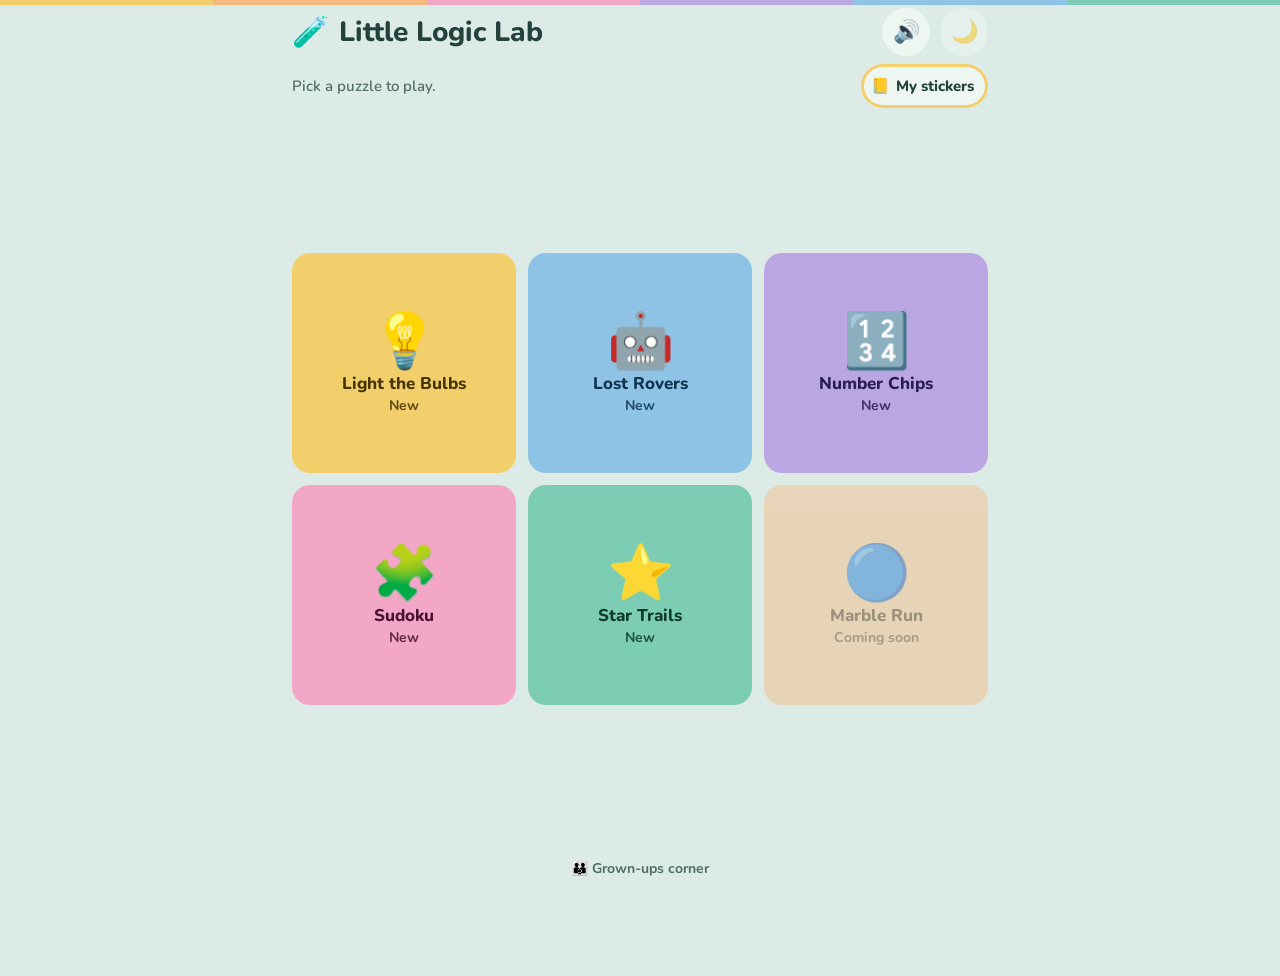
<file: index.html>
<!DOCTYPE html>
<html lang="en"><head><meta charset="utf-8">
<meta name="viewport" content="width=device-width,initial-scale=1,viewport-fit=cover">
<meta name="theme-color" content="#DCEBE6">
<title>Little Logic Lab</title>
<link rel="preconnect" href="https://fonts.googleapis.com"><link rel="preconnect" href="https://fonts.gstatic.com" crossorigin>
<link href="https://fonts.googleapis.com/css2?family=Nunito:wght@600;700;800&display=swap" rel="stylesheet">
<link rel="stylesheet" href="shared/lab.css">
<script src="shared/lab.js"></script>
<style>
.top{display:flex;align-items:center;gap:10px;min-height:var(--tap);flex:none}
.top h1{margin:0;font-size:28px;font-weight:800;flex:1;line-height:1.1}
.top .logo{font-size:30px}
.sub{margin:0;font-size:15px;font-weight:600;color:var(--text-soft);flex:1}
.subrow{display:flex;align-items:center;gap:8px;flex:none}
.gu-link{flex:none;align-self:center;font:700 14px var(--font);color:var(--text-soft);text-decoration:none;padding:10px 14px;border-radius:99px}
.gu-link:hover,.gu-link:focus-visible{background:var(--raised);color:var(--text)}
.book-btn{height:44px;display:inline-flex;align-items:center;gap:6px;padding:0 14px 0 10px;border-radius:var(--r-pill);background:var(--raised);
  color:var(--text);font:800 15px var(--font);text-decoration:none;flex:none;box-shadow:inset 0 0 0 3px var(--sun)}
.book-btn:active{transform:scale(.96)}
.book-btn b{background:var(--sun);color:var(--on-sun);border-radius:99px;padding:0 7px;font-size:13px;line-height:20px}
.book-btn b:empty{display:none}
.round.off{opacity:.55}
.tiles{flex:1;min-height:0;display:grid;grid-template-columns:1fr 1fr;grid-auto-rows:minmax(0,190px);gap:12px;align-content:center}
@media (min-width:700px) and (min-height:600px){.tiles{grid-template-columns:1fr 1fr 1fr;grid-auto-rows:minmax(0,220px)}.tile .nm{font-size:19px}}
.tile{border-radius:var(--r-panel);background:var(--accent);color:var(--on-accent);text-decoration:none;
  display:flex;flex-direction:column;align-items:center;justify-content:center;gap:2px;padding:10px 8px;text-align:center;
  min-height:0;transition:transform .1s}
.tile:active{transform:scale(.96)}
.tile:focus-visible{outline:3px solid var(--ring);outline-offset:3px}
.tile .ic{font-size:clamp(34px,11vw,54px);line-height:1.15}
.tile .nm{font-size:17px;font-weight:800;line-height:1.15}
.tile .st{font-size:14px;font-weight:700;opacity:.85;min-height:19px}
.tile.soon{opacity:.45;cursor:default}
.tile:last-child:nth-child(odd){grid-column:1 / -1;flex-direction:row;gap:12px}
.tile:last-child:nth-child(odd) .nm{text-align:left}
.tile.soon:active{transform:none}
:root.dim .tile{filter:brightness(.88)}
</style>
</head><body>
<main class="screen">
  <header class="top">
    <span class="logo" aria-hidden="true">🧪</span>
    <h1>Little Logic Lab</h1>
    <button class="round" id="snd" aria-label="Sound"></button>
    <button class="round" id="dim" aria-label="Dim mode"></button>
  </header>
  <div class="subrow"><p class="sub">Pick a puzzle to play.</p><a class="book-btn" href="stickers/"><span aria-hidden="true">📒</span> My stickers <b id="stkN"></b></a></div>
  <nav class="tiles" id="tiles"></nav>
  <a class="gu-link" href="grown-ups/"><span aria-hidden="true">👪</span> Grown-ups corner</a>
</main>
<script>
const GAMES=[
  {id:'bulbs',  href:'light-the-bulbs/', name:'Light the Bulbs', icon:'💡', c:'sun'},
  {id:'rovers', href:'lost-rovers/',     name:'Lost Rovers',     icon:'🤖', c:'sky'},
  {id:'chips',  href:'number-chips/',    name:'Number Chips',    icon:'🔢', c:'lavender'},
  {id:'sudoku', href:'sudoku/',          name:'Sudoku',          icon:'🧩', c:'pink'},
  {id:'trails', href:'star-trails/',     name:'Star Trails',     icon:'⭐', c:'mint'},
  {id:'marble', href:null,               name:'Marble Run',      icon:'🔵', c:'apricot', soon:true}
];
const T=document.getElementById('tiles');
T.innerHTML=GAMES.map(g=>{
  const style='--accent:var(--'+g.c+');--on-accent:var(--on-'+g.c+')';
  if(g.soon)return '<div class="tile soon" style="'+style+'" aria-label="'+g.name+', coming soon"><span class="ic">'+g.icon+'</span><span class="nm">'+g.name+'</span><span class="st">Coming soon</span></div>';
  const s=Lab.game(g.id).stars;
  return '<a class="tile" style="'+style+'" href="'+g.href+'"><span class="ic">'+g.icon+'</span><span class="nm">'+g.name+'</span><span class="st">'+(s?'⭐ '+s:'New')+'</span></a>';
}).join('');

// how many stickers so far, shown on the My stickers button
const nStk=GAMES.reduce((a,g)=>a+((Lab.game(g.id).stk||[]).length),0);document.getElementById('stkN').textContent=nStk||'';
const snd=document.getElementById('snd'),dim=document.getElementById('dim');
function paint(){snd.textContent=Lab.sound?'🔊':'🔇';snd.classList.toggle('off',!Lab.sound);snd.setAttribute('aria-pressed',Lab.sound);
  dim.textContent='🌙';dim.classList.toggle('off',!Lab.dim);dim.setAttribute('aria-pressed',Lab.dim)}
snd.onclick=()=>{Lab.setSound(!Lab.sound);paint();Lab.sfx('good')};
dim.onclick=()=>{Lab.setDim(!Lab.dim);paint()};
paint();
// stars update when coming back with the browser's back button
addEventListener('pageshow',e=>{if(e.persisted)location.reload()});
</script>
</body></html>
</file>
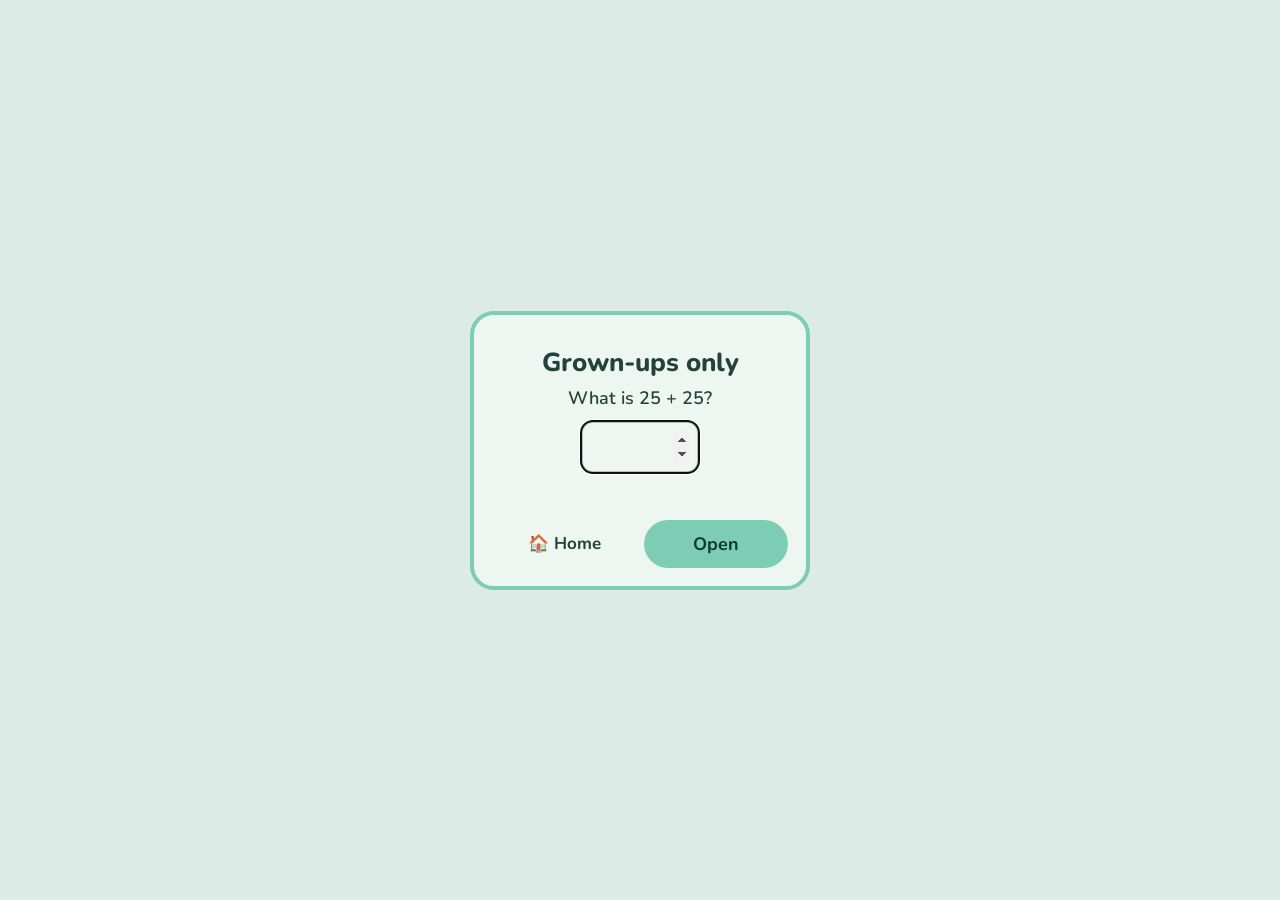
<file: grown-ups/index.html>
<!DOCTYPE html>
<html lang="en"><head><meta charset="utf-8">
<meta name="viewport" content="width=device-width,initial-scale=1,viewport-fit=cover">
<meta name="theme-color" content="#DCEBE6">
<title>Grown-ups corner · Little Logic Lab</title>
<link rel="preconnect" href="https://fonts.googleapis.com"><link rel="preconnect" href="https://fonts.gstatic.com" crossorigin>
<link href="https://fonts.googleapis.com/css2?family=Nunito:wght@600;700;800&display=swap" rel="stylesheet">
<link rel="stylesheet" href="../shared/lab.css">
<script src="../shared/lab.js"></script>
<script src="../shared/logic.js"></script>
<style>
/* a normal scrolling page for grown-ups (not a one-screen game) */
.wrap{max-width:var(--max);margin:0 auto;padding:calc(8px + env(safe-area-inset-top)) var(--edge) 32px}
.sub{color:var(--text-soft);font-weight:600;margin:2px 0 6px;font-size:14px}
h2.sec{font-size:18px;margin:22px 0 8px}
.cards{display:grid;grid-template-columns:repeat(auto-fit,minmax(150px,1fr));gap:10px}
.stat{background:var(--raised);border-radius:14px;padding:10px 12px}
.stat .k{font-size:13px;font-weight:700;color:var(--text-soft)}
.stat .v{font-size:24px;font-weight:800}
.stat .t{font-size:12px;font-weight:700;color:#3C8F73}
.legend{display:flex;gap:6px 14px;flex-wrap:wrap;font-size:13px;font-weight:700;color:var(--text-soft);margin:0 0 8px}
.dots{display:inline-flex;gap:3px;vertical-align:middle}
.dots i{width:11px;height:11px;border-radius:50%;background:var(--panel);border:2px solid var(--line)}
.dots i.on{background:var(--mint);border-color:#3C8F73}
.group{background:var(--raised);border-radius:16px;padding:6px 12px;margin-bottom:10px}
.group h3{margin:6px 0 4px;font-size:15px}
.move{display:grid;grid-template-columns:1fr auto;gap:2px 10px;padding:8px 6px;border-top:1px solid var(--panel);cursor:pointer;border-radius:10px;
  background:none;border-left:0;border-right:0;border-bottom:0;width:100%;text-align:left;font:inherit;color:inherit}
.move:first-of-type{border-top:0}
.move:hover,.move:focus-visible{background:var(--mint-t);outline:none}
.move .name{font-weight:800}
.move .name::after{content:" ⓘ";color:var(--text-soft);font-weight:700}
.move .games{font-size:12px;font-weight:700;color:var(--text-soft)}
.move .ev{grid-column:1/-1;font-size:13px;font-weight:600;color:var(--text-soft)}
.move .ev b{color:var(--text)}
.lvl-tag{display:inline-block;border-radius:99px;padding:1px 8px;font-size:11px;font-weight:800;margin-left:4px;vertical-align:1px}
.k-conf{background:var(--mint);color:var(--on-mint)}.k-prac{background:var(--sun);color:var(--on-sun)}.k-start{background:var(--apricot);color:var(--on-apricot)}.k-none{background:var(--panel);color:var(--text-soft)}
.moments{display:grid;gap:10px}
.moment{display:flex;gap:12px;align-items:center;background:var(--raised);border-radius:16px;padding:10px 12px}
.moment .ex-grid{--exs:22px;flex:none}
.moment .ex-grid span{border-radius:5px}
.moment b{display:block}
.moment small{color:var(--text-soft);font-weight:600;font-size:14px}
.next{background:var(--mint-t);border-radius:16px;padding:10px 12px 10px 28px;font-weight:700;margin:0}
.next li{margin:6px 0}
.games{display:grid;grid-template-columns:repeat(auto-fit,minmax(150px,1fr));gap:10px}
.gcard{border-radius:14px;padding:10px 12px;background:var(--tint)}
.gcard b{display:block;font-size:15px}
.gcard span{font-size:13px;font-weight:700;color:var(--text-soft)}
.settings{background:var(--raised);border-radius:16px;padding:6px 12px}
.row{display:flex;align-items:center;justify-content:space-between;gap:10px;padding:8px 0;border-top:1px solid var(--panel);font-weight:700}
.row:first-child{border-top:0}
.sw{width:56px;height:32px;border-radius:99px;border:0;background:var(--panel);position:relative;cursor:pointer;flex:none}
.sw::after{content:"";position:absolute;top:4px;left:4px;width:24px;height:24px;border-radius:50%;background:var(--raised);transition:left .2s}
.sw[aria-pressed=true]{background:var(--mint)}.sw[aria-pressed=true]::after{left:28px}
.row select{font:700 15px var(--font);padding:6px 8px;border-radius:10px;border:2px solid var(--line);background:var(--raised);color:var(--text)}
.small-btn{font:700 14px var(--font);padding:8px 12px;border-radius:99px;border:0;background:var(--panel);color:var(--text);cursor:pointer}
.empty-note{background:var(--raised);border-radius:16px;padding:14px;font-weight:700;color:var(--text-soft)}
/* explainer card */
.ex-card{max-width:400px;text-align:left;max-height:92vh;overflow:auto}
.ex-card h2{margin:0;font-size:22px}
.ex-card .kind{font-size:13px;font-weight:800;color:var(--text-soft);margin:2px 0 8px}
.ex-card h4{margin:12px 0 2px;font-size:14px;font-weight:800}
.ex-card p{margin:0;font-size:15px;font-weight:600;line-height:1.4}
.ex-card .yours{background:var(--mint-t);border-radius:12px;padding:8px 10px;margin-top:10px;font-size:14px}
.ex-demo{background:var(--panel);border-radius:14px;padding:12px;display:flex;flex-direction:column;align-items:center;gap:6px}
.ex-step{font-size:13px;font-weight:800;min-height:18px;text-align:center}
.ex-from{font-size:12px;font-weight:700;color:var(--text-soft)}
/* grown-ups gate */
.gate{position:fixed;inset:0;z-index:70;background:var(--page);display:flex;align-items:center;justify-content:center;padding:16px}
.gate .win-card{max-width:340px}
.gate input{font:800 24px var(--font);width:120px;text-align:center;padding:8px;border-radius:12px;border:3px solid var(--line);background:var(--raised);color:var(--text);margin:10px 0}
.gate .err{min-height:20px;color:#B5504F;font-weight:700;font-size:14px}
@media print{.gate,.hdr .home-btn,.settings,.print-btn,body::before,body::after{display:none!important}.move .name::after{content:""}}
</style>
</head><body>
<div class="gate" id="gate"><div class="win-card"><h2>Grown-ups only</h2>
  <p class="win-lesson" id="gq" style="font-size:18px;color:var(--text)"></p>
  <input id="ga" type="number" inputmode="numeric" aria-label="Answer"><div class="err" id="ge"></div>
  <div class="win-btns"><a class="btn" href="../index.html" style="display:flex;align-items:center;justify-content:center;text-decoration:none">🏠 Home</a><button class="btn main" id="go">Open</button></div></div></div>
<main class="wrap" id="page" hidden>
  <header class="hdr"><a class="home-btn" href="../index.html"><span aria-hidden="true">🏠</span> Home</a><div class="ttl"><h1>Grown-ups corner</h1></div>
    <button class="round small print-btn" onclick="print()" aria-label="Print or save this report" title="Print or save this report">🖨️</button></header>
  <p class="sub">How your child thinks through puzzles · last 14 days · everything stays on this device</p>
  <div id="content"></div>
</main>
<div class="win-ov" id="ex" role="dialog" aria-modal="true"><div class="win-card ex-card" id="exCard"></div></div>
<script>
const st=Lab.state,LL=LabLogic,DAY=864e5,now=Date.now();
// ---------- gate: a sum only grown-ups can do quickly ----------
const a=12+(Math.random()*20|0),b=13+(Math.random()*20|0);
document.getElementById('gq').textContent='What is '+a+' + '+b+'?';
function unlock(){document.getElementById('gate').remove();document.getElementById('page').hidden=false;try{sessionStorage.setItem('lll.gu','1')}catch(e){}render()}
// (the gate is started at the end of this script, once everything the report needs is defined)
function startGate(){let opened=false;try{opened=sessionStorage.getItem('lll.gu')=='1'}catch(e){}
  if(opened)return unlock();
  const ga=document.getElementById('ga');setTimeout(()=>ga.focus(),50);
  const tryIt=()=>{if(+ga.value===a+b)unlock();else{document.getElementById('ge').textContent='Not quite, try again.';ga.select()}};
  document.getElementById('go').onclick=tryIt;ga.onkeydown=e=>{if(e.key=='Enter')tryIt()}}

// ---------- the report ----------
const esc=s=>String(s).replace(/[&<>"]/g,c=>({'&':'&amp;','<':'&lt;','>':'&gt;','"':'&quot;'}[c]));
const fmtMin=s=>{const m=Math.round(s/60);return m<60?m+' min':Math.floor(m/60)+' h '+(m%60)+' m'};
const dayKey=t=>{const d=new Date(t);return d.getFullYear()+'-'+String(d.getMonth()+1).padStart(2,'0')+'-'+String(d.getDate()).padStart(2,'0')};
function playBetween(from,to){let s=0;for(const[d,v]of Object.entries(st.play)){const t=new Date(d+'T12:00').getTime();if(t>=from&&t<to)s+=v}return s}
function render(){
  const recent=st.plog.filter(p=>p.ts>now-14*DAY),before=st.plog.filter(p=>p.ts<=now-14*DAY&&p.ts>now-28*DAY);
  const hp=l=>l.length?(l.reduce((s,p)=>s+p.hints,0)/l.length):0;
  const play=playBetween(now-14*DAY,now+DAY),days=Math.max(1,new Set(Object.keys(st.play).filter(d=>new Date(d+'T12:00')>now-14*DAY)).size);
  const newMoves=LL.MOVES.filter(m=>{const s=st.skills[m.id];return s&&s.first>now-14*DAY&&LL.level(s).n>=2});
  const any=st.plog.length||Object.keys(st.skills).length;
  let h='';
  if(!any)h+='<p class="empty-note">Nothing to show yet. As your child plays, this page fills in with the logic they use, puzzle by puzzle.</p>';
  // this fortnight
  const diff=recent.length-before.length,hNow=hp(recent),hBefore=hp(before);
  h+='<h2 class="sec">This fortnight</h2><div class="cards">'+
    stat('Puzzles solved',recent.length,before.length?(diff>=0?'▲ '+diff+' more than the 2 weeks before':'▼ '+(-diff)+' fewer than before'):'')+
    stat('Play time',fmtMin(play),play?'about '+fmtMin(play/days)+' on days they played':'')+
    stat('Hints per puzzle',hNow.toFixed(1),before.length&&recent.length?(hNow<hBefore?'▼ from '+hBefore.toFixed(1)+': more independent':hNow>hBefore?'▲ from '+hBefore.toFixed(1):'steady'):'')+
    stat('New logic moves',newMoves.length,newMoves.map(m=>m.name).join(', '))+'</div>';
  // logic moves, grouped by kind
  h+='<h2 class="sec">Logic moves</h2><p class="sub" style="margin-top:-4px">Tap a move to see what it is, with an example.</p>'+
    '<div class="legend">'+[0,1,2,3].map(n=>'<span>'+dots(n)+' '+['not met yet','just started','practising','confident'][n]+'</span>').join('')+'</div>';
  for(const[k,title]of LL.KINDS){const ms=LL.MOVES.filter(m=>m.kind==k);
    h+='<div class="group"><h3>'+title+'</h3>'+ms.map(m=>{const s=st.skills[m.id],lv=LL.level(s);
      return '<button class="move" data-id="'+m.id+'"><div><span class="name">'+esc(m.name)+'</span><span class="lvl-tag k-'+lv.key+'">'+lv.label.toLowerCase()+'</span>'+
        '<div class="games">'+m.games.map(g=>LL.GAMES[g][0]).join(' · ')+'</div></div>'+dots(lv.n)+'<div class="ev">'+LL.evidence(m,s)+'</div></button>'}).join('')+'</div>'}
  // moments
  const mo=st.moments.slice(-3).reverse();
  if(mo.length){h+='<h2 class="sec">Moments from their play</h2><div class="moments">'+mo.map(x=>{const m=LL.byId(x.move);
    return '<div class="moment">'+LL.board(x.snap.cols,x.snap.cells)+'<div><b>'+esc(m?m.name:x.move)+' · '+esc(LL.GAMES[x.g]?LL.GAMES[x.g][0]:'')+'</b><small>'+esc(x.cap)+'</small><br><small>'+new Date(x.ts).toLocaleDateString(undefined,{weekday:'short',day:'numeric',month:'short'})+'</small></div></div>'}).join('')+'</div>'}
  // try next
  const tips=tryNext();if(tips.length)h+='<h2 class="sec">Try next</h2><ul class="next">'+tips.map(t=>'<li>'+t+'</li>').join('')+'</ul>';
  // each game
  h+='<h2 class="sec">Games</h2><div class="games">'+Object.entries(LL.GAMES).map(([id,[name,href,icon,col]])=>{const g=st.games[id]||{};
    return '<a class="gcard" href="../'+href+'" style="--tint:var(--'+col+'-t);text-decoration:none;color:inherit"><b>'+icon+' '+name+'</b><span>'+(g.stars||0)+' solved · '+((g.stk||[]).length)+' stickers</span></a>'}).join('')+'</div>';
  // settings
  h+='<h2 class="sec">Settings</h2><div class="settings">'+
    '<div class="row">Sounds<button class="sw" data-k="sound" aria-pressed="'+!!st.sound+'" aria-label="Sounds"></button></div>'+
    '<div class="row">Spoken cheer ("Great job!")<button class="sw" data-k="voice" aria-pressed="'+!!st.voice+'" aria-label="Spoken cheer"></button></div>'+
    '<div class="row">Dim colours<button class="sw" data-k="dim" aria-pressed="'+!!st.dim+'" aria-label="Dim colours"></button></div>'+
    '<div class="row">Start a game again from level 1<span><select id="rg"><option value="">Choose…</option>'+Object.entries(LL.GAMES).map(([id,[n]])=>'<option value="'+id+'">'+n+'</option>').join('')+'</select></span></div>'+
    '<div class="row">Clear this report (keeps levels and stickers)<button class="small-btn" id="clr">Clear</button></div></div>';
  document.getElementById('content').innerHTML=h;
  document.querySelectorAll('.move').forEach(b=>b.onclick=()=>openEx(b.dataset.id));
  document.querySelectorAll('.sw').forEach(b=>b.onclick=()=>{const k=b.dataset.k,on=!(b.getAttribute('aria-pressed')=='true');
    if(k=='sound')Lab.setSound(on);if(k=='voice')Lab.setVoice(on);if(k=='dim')Lab.setDim(on);b.setAttribute('aria-pressed',on)});
  document.getElementById('rg').onchange=e=>{const id=e.target.value;if(!id)return;const name=LL.GAMES[id][0];
    if(confirm('Start '+name+' again from level 1? Stickers stay.')){Lab.setLevel(id,0);
      if(id=='sudoku')try{localStorage.removeItem('lll.sudoku')}catch(x){}
      if(id=='trails')try{const s=JSON.parse(localStorage.getItem('st1')||'{}');s.rung=0;s.clean=s.hard=0;localStorage.setItem('st1',JSON.stringify(s))}catch(x){}}
    e.target.value=''};
  document.getElementById('clr').onclick=()=>{if(confirm('Clear the logic report and play history? Levels and stickers stay.')){
    st.skills={};st.plog=[];st.play={};st.moments=[];Lab.save();render()}}}
const stat=(k,v,t)=>'<div class="stat"><div class="k">'+k+'</div><div class="v">'+v+'</div><div class="t">'+esc(t)+'</div></div>';
const dots=n=>'<span class="dots" aria-hidden="true">'+[1,2,3].map(i=>'<i'+(i<=n?' class="on"':'')+'></i>').join('')+'</span>';
// suggestions: the moves they've started but haven't got yet, then a move coming up in a game they play
function tryNext(){const out=[],started=LL.MOVES.map(m=>({m,s:st.skills[m.id],lv:LL.level(st.skills[m.id])})).filter(x=>x.lv.n==1||x.lv.n==2)
    .sort((a,b)=>(a.lv.rate||0)-(b.lv.rate||0)).slice(0,2);
  started.forEach(({m})=>out.push('<b>'+esc(m.name)+'</b> is still growing: practise it in '+esc(m.practise[1])+'. At home: '+esc(m.home)));
  const played=new Set(st.plog.map(p=>p.g)),up=LL.MOVES.find(m=>!st.skills[m.id]&&m.games.some(g=>played.has(g)));
  if(up)out.push('Coming up: <b>'+esc(up.name)+'</b>, in '+esc(up.practise[1])+'.');
  return out}
// ---------- explainer card for one logic move ----------
let stopDemo=null;
function openEx(id){const m=LL.byId(id),s=st.skills[id],lv=LL.level(s);if(!m)return;
  const card=document.getElementById('exCard');
  card.innerHTML='<h2>'+esc(m.name)+'</h2><div class="kind">'+LL.KINDS.find(k=>k[0]==m.kind)[1]+' · in '+m.games.map(g=>LL.GAMES[g][0]).join(', ')+'</div>'+
    '<div class="ex-demo"><div class="ex-from">Example from <b>'+esc(m.demo.in)+'</b></div><div id="exGrid"></div><div class="ex-step" id="exStep"></div></div>'+
    '<h4>What it is</h4><p>'+esc(m.what)+'</p><h4>Why it matters</h4><p>'+esc(m.why)+'</p>'+
    '<h4>You\'ll know they\'ve got it when</h4><p>'+esc(m.looks)+'</p><h4>Try at home</h4><p>'+esc(m.home)+'</p>'+
    '<p class="yours"><b>Your child: '+lv.label.toLowerCase()+'.</b> '+LL.evidence(m,s)+'</p>'+
    '<div class="win-btns"><button class="btn main" id="exClose">Close</button></div>';
  document.getElementById('ex').classList.add('on');card.scrollTop=0;
  if(stopDemo)stopDemo();stopDemo=LL.play(document.getElementById('exGrid'),document.getElementById('exStep'),m.demo);
  document.getElementById('exClose').onclick=closeEx}
function closeEx(){document.getElementById('ex').classList.remove('on');if(stopDemo){stopDemo();stopDemo=null}}
document.getElementById('ex').onclick=e=>{if(e.target.id=='ex')closeEx()};
addEventListener('keydown',e=>{if(e.key=='Escape')closeEx()});
startGate();
</script>
</body></html>
</file>
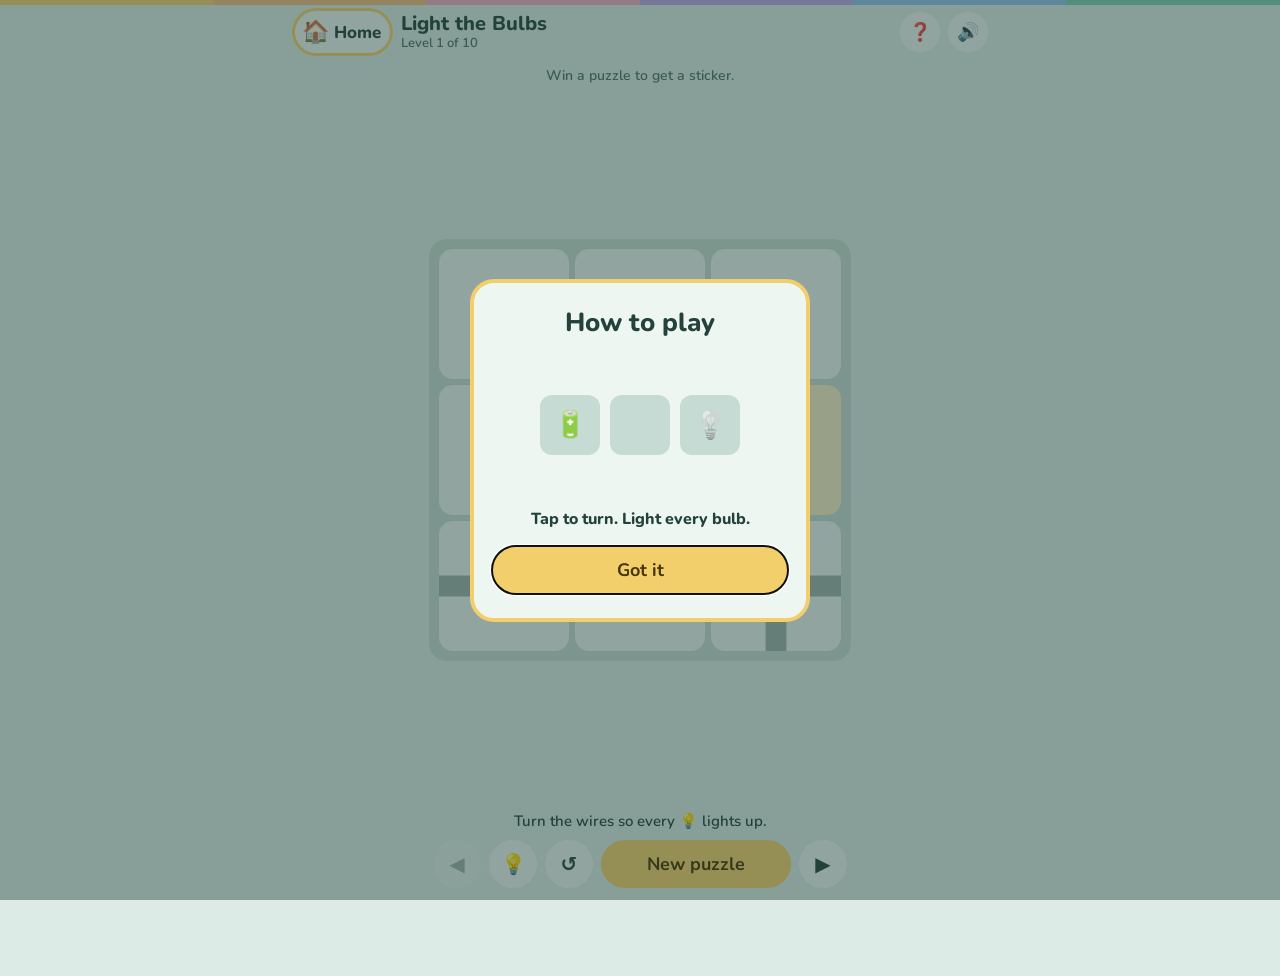
<file: light-the-bulbs/index.html>
<!DOCTYPE html>
<html lang="en"><head><meta charset="utf-8">
<meta name="viewport" content="width=device-width,initial-scale=1,viewport-fit=cover">
<meta name="theme-color" content="#DCEBE6">
<title>Light the Bulbs · Little Logic Lab</title>
<link rel="preconnect" href="https://fonts.googleapis.com"><link rel="preconnect" href="https://fonts.gstatic.com" crossorigin>
<link href="https://fonts.googleapis.com/css2?family=Nunito:wght@600;700;800&display=swap" rel="stylesheet">
<link rel="stylesheet" href="../shared/lab.css">
<script src="../shared/lab.js"></script>
<style>
body{--accent:var(--sun);--on-accent:var(--on-sun)}
#b{display:grid;gap:6px;grid-template-columns:repeat(var(--n),var(--s))}
.t{width:var(--s);height:var(--s);border-radius:var(--r-cell);position:relative;background:var(--raised);cursor:pointer}
.t.e{background:transparent;cursor:default}
.t svg{width:100%;height:100%;display:block;transition:transform .25s}
.t line{stroke:var(--text-soft);stroke-opacity:.5;stroke-width:16;stroke-linecap:round;transition:stroke .3s,stroke-opacity .3s}
.t circle{fill:var(--text-soft);fill-opacity:.5;transition:fill .3s}
.t.lit{background:var(--sun-t)}
/* each bulb glows in its own colour once power reaches it */
.t.lit.b0{background:var(--pink-t)}.t.lit.b1{background:var(--sky-t)}.t.lit.b2{background:var(--mint-t)}
.t.lit.b3{background:var(--lavender-t)}.t.lit.b4{background:var(--apricot-t)}
.t.lit.bulbt{box-shadow:inset 0 0 0 3px var(--bc)}
.t.b0{--bc:var(--pink)}.t.b1{--bc:var(--sky)}.t.b2{--bc:var(--mint)}.t.b3{--bc:var(--lavender)}.t.b4{--bc:var(--apricot)}
.t.lit line{stroke:#E2A92A;stroke-opacity:1}.t.lit circle{fill:#E2A92A;fill-opacity:1}
.t:active:not(.e){transform:scale(.96)}
.ic{position:absolute;inset:0;display:flex;align-items:center;justify-content:center;font-size:calc(var(--s)*.48);pointer-events:none}
.bulb{filter:grayscale(1) opacity(.5);transition:filter .3s}
.bulb.lit{filter:none}
.t.hinted{box-shadow:inset 0 0 0 3px var(--given)}
</style>
</head><body>
<main class="screen">
  <header class="hdr"><a class="home-btn" href="../index.html"><span aria-hidden="true">🏠</span> Home</a><div class="ttl"><h1>Light the Bulbs</h1><span class="lvl" id="lv"></span></div></header>
  <div class="play" id="play"><div class="board"><div id="b"></div></div></div>
  <div class="msg" id="msg" aria-live="polite"></div>
  <div class="btns">
    <button class="btn icon" id="prev" aria-label="Previous level">◀</button>
    <button class="btn icon" id="hint" aria-label="Hint">💡</button>
    <button class="btn icon" id="reset" aria-label="Start again">↺</button>
    <button class="btn main" id="new">New puzzle</button>
    <button class="btn icon" id="next" aria-label="Next level">▶</button>
  </div>
</main>
<script>
// n grid size (every box gets a wire piece), deg most wires one piece may join (2 = straight/corner, 3 adds T, 4 adds cross),
// b range of bulbs, keep share of pieces that start already turned the right way,
// w [shortest, longest] chain of thinking: how many steps of "this piece decides its neighbour" it takes from the
// board edge to the last piece (see chain). Thinking gets harder as levels go up, never too early.
const L=[{n:3,deg:2,b:[1,1],keep:.5,w:[1,1]},{n:3,deg:2,b:[1,1],keep:.3,w:[1,2]},{n:3,deg:3,b:[2,2],keep:.3,w:[2,2]},{n:4,deg:3,b:[2,2],keep:.3,w:[1,2]},{n:4,deg:3,b:[3,3],keep:.2,w:[2,3]},{n:4,deg:4,b:[3,4],keep:.1,w:[3,4]},{n:5,deg:4,b:[3,4],keep:.2,w:[2,4]},{n:5,deg:4,b:[4,5],keep:0,w:[4,5]},{n:6,deg:4,b:[4,6],keep:.1,w:[3,5]},{n:6,deg:4,b:[5,7],keep:0,w:[5,8]}];
const GID='bulbs';
Lab.setupGame({id:GID,
  demo:'bulbs',caption:'Tap to turn. Light every bulb.',
  stickers:['💡','🔋','⚡','🌟','🔦','🌈','☀️','🎆']});
let lv=Math.min(L.length-1,Lab.game(GID).level||0),P,area={w:300,h:300};
const $=i=>document.getElementById(i),rnd=k=>Math.floor(Math.random()*k);
// directions as bits: N=1 E=2 S=4 W=8, [bit, dx, dy, opposite bit]
const D=[[1,0,-1,4],[2,1,0,8],[4,0,1,1],[8,-1,0,2]];
const rot=(m,k)=>{for(let i=0;i<k;i++)m=((m<<1)|(m>>3))&15;return m};

// grow one tree of wire that reaches every box (winding paths, few dead ends), so a solution always exists
// How long the chain of thinking is: wave 0 = pieces the board edge decides on its own, wave k = pieces decided
// once wave k-1 is known (matching neighbours). Returns the number of waves, or -1 if it can't be finished this way.
function chain(n,b){const nbr=(i,d)=>{const x=i%n+d[1],y=(i/n|0)+d[2];return x<0||y<0||x>=n||y>=n?-1:y*n+x};
  let dom=b.map((m,i)=>{const s=new Set();for(let k=0;k<4;k++)s.add(rot(m,k));return[...s].filter(mm=>D.every(d=>!(mm&d[0])||nbr(i,d)>=0))});
  let w=0,fixed=dom.filter(x=>x.length==1).length;
  while(fixed<n*n){dom=dom.map((x,i)=>x.filter(m=>D.every(d=>{const j=nbr(i,d);return j<0||dom[j].some(o=>!!(o&d[3])==!!(m&d[0]))})));
    const f=dom.filter(x=>x.length==1).length;if(f==fixed)return-1;fixed=f;w++}
  return w}
function gen(d){const n=d.n,N=n*n;let tries=0;
  for(;;){const m=Array(N).fill(0),dg=Array(N).fill(0),seen=Array(N).fill(false),s=rnd(N),stack=[s];seen[s]=true;let count=1;
    while(stack.length){const t=stack[stack.length-1];
      const opts=dg[t]<d.deg?D.map(dd=>{const x=t%n+dd[1],y=(t/n|0)+dd[2];return(x<0||y<0||x>=n||y>=n||seen[y*n+x])?null:[dd,y*n+x]}).filter(Boolean):[];
      if(!opts.length){stack.pop();continue}
      const[[bit,,,ob],u]=opts[rnd(opts.length)];
      m[t]|=bit;m[u]|=ob;dg[t]++;dg[u]++;seen[u]=true;count++;stack.push(u)}
    if(count<N)continue; // a box was left out: try again
    const lf=[...Array(N).keys()].filter(c=>dg[c]==1),nb=lf.length-1;
    if(nb<d.b[0]||nb>d.b[1])continue;
    // the thinking this layout needs: keep it within the level's chain length (after many tries, accept any that
    // can be worked out without guessing)
    const w=chain(n,m);if(w<0||(tries++<400&&(w<d.w[0]||w>d.w[1])))continue;
    const bat=lf[rnd(lf.length)];
    return{m,bat,bulbs:lf.filter(c=>c!=bat)}}}

// which pieces get power from the battery, and is every wire end joined up?
function check(){const{n,b,r,bat}=P,cm=b.map((m,i)=>rot(m,r[i]%4)),lit=new Set([bat]),q=[bat];let loose=false;
  const link=(i,dd)=>{const x=i%n+dd[1],y=(i/n|0)+dd[2];if(x<0||y<0||x>=n||y>=n)return-1;const u=y*n+x;return(cm[u]&dd[3])?u:-1};
  cm.forEach((m,i)=>D.forEach(dd=>{if((m&dd[0])&&link(i,dd)<0)loose=true}));
  while(q.length){const i=q.pop();D.forEach(dd=>{if(cm[i]&dd[0]){const u=link(i,dd);if(u>=0&&!lit.has(u)){lit.add(u);q.push(u)}}})}
  return{lit,ok:b.every((m,i)=>!m||lit.has(i))&&!loose}}

function make(){
  const d=L[lv],g=gen(d),n=d.n;
  P={n,b:g.m,bat:g.bat,bulbs:g.bulbs,r:[],spin:[],done:false};
  do{P.r=g.m.map(()=>Math.random()<d.keep?0:rnd(4))}while(check().ok); // never start already solved
  P.r0=P.r.slice();P.spin=P.r.slice();
  Lab.setLevel(GID,lv);Lab.hideWin();Lab.puzzleStart(GID);
  $('lv').textContent='Level '+(lv+1)+' of '+L.length;
  $('prev').disabled=lv==0;$('next').disabled=lv==L.length-1;
  Lab.msg('Turn the wires so every 💡 lights up.');
  build();update()}

function size(){if(!P)return;const n=P.n,g=6,pad=20;
  const s=Math.max(40,Math.min(130,Math.floor((Math.min(area.w,area.h)-pad-(n-1)*g)/n)));
  $('b').style.setProperty('--s',s+'px');$('b').style.setProperty('--n',n)}

function build(){
  const{b,bat,bulbs}=P,B=$('b');size();B.innerHTML='';
  b.forEach((m,i)=>{const t=document.createElement('div');t.className='t'+(m?'':' e')+(bulbs.includes(i)?' bulbt b'+(bulbs.indexOf(i)%5):'');t.dataset.i=i;
    if(m){const seg=[[1,50,0],[2,100,50],[4,50,100],[8,0,50]].filter(s=>m&s[0]).map(s=>'<line x1="50" y1="50" x2="'+s[1]+'" y2="'+s[2]+'"/>').join('');
      t.setAttribute('role','button');t.setAttribute('aria-label','Wire piece');
      t.innerHTML='<svg viewBox="0 0 100 100">'+seg+'<circle cx="50" cy="50" r="10"/></svg>'+(i==bat?'<span class="ic">🔋</span>':bulbs.includes(i)?'<span class="ic bulb">💡</span>':'')}
    B.appendChild(t)})}

function update(){
  const c=check();
  [...$('b').children].forEach((t,i)=>{const s=t.querySelector('svg');if(!s)return;
    s.style.transform='rotate('+P.spin[i]*90+'deg)';
    t.classList.toggle('lit',c.lit.has(i));
    const bl=t.querySelector('.bulb');if(bl)bl.classList.toggle('lit',c.lit.has(i))});
  return c}

// ---------- logic tracker: which rule decides how a piece must sit? ----------
const cm=i=>rot(P.b[i],P.r[i]%4),right=i=>cm(i)===P.b[i];
// ways piece i could sit given the board edge (edge) and its correctly-turned neighbours too (match)
function ways(i,useNb){const{n}=P,x=i%n,y=i/n|0,out=new Set();
  for(let k=0;k<4;k++){const m=rot(P.b[i],k);let ok=true;
    for(const[bit,dx,dy,ob]of D){const X=x+dx,Y=y+dy,inb=X>=0&&Y>=0&&X<n&&Y<n;
      if(!inb){if(m&bit)ok=false;continue}
      if(useNb){const j=Y*n+X;if(P.b[j]&&right(j)){const meets=!!(cm(j)&ob);if(meets!==!!(m&bit))ok=false}}}
    if(ok)out.add(m)}
  return out}
function whyPiece(i){if(ways(i,false).size==1)return'edge';if(ways(i,true).size==1)return'match';return null}
const GLYPH={5:'│',10:'─',3:'└',6:'┌',12:'┐',9:'┘',7:'├',11:'┴',13:'┤',14:'┬',15:'┼',1:'╵',2:'╶',4:'╷',8:'╴',0:''};
function snapLB(i){return{cols:P.n,cells:P.b.map((m,k)=>[m?GLYPH[cm(k)]:'',(m&&right(k)?'mint':'')+(k==i?' hl':'')])}}
function trackTurn(i,wasRight){const w=whyPiece(i);if(!w)return;
  if(wasRight&&!right(i))Lab.logic(w,'missed');           // turned away from the only way it could sit
  else if(!wasRight&&right(i))Lab.logic(w,'used',{snap:snapLB(i),
    cap:w=='edge'?'A wire can\'t point off the board, so they turned this '+(i%P.n==0||i%P.n==P.n-1?'edge':'')+' piece the only way it fits.':'They turned this piece to meet its neighbours\' wires.'})}
$('b').onclick=e=>{
  const t=e.target.closest('.t');if(!t||P.done||t.classList.contains('e'))return;
  const i=+t.dataset.i,wasRight=right(i);P.r[i]=(P.r[i]+1)%4;P.spin[i]++;trackTurn(i,wasRight);
  Lab.sfx('turn');
  const c=update();
  const on=P.bulbs.filter(x=>c.lit.has(x)).length;
  if(on>(P.on||0))Lab.sfx('good');P.on=on;   // a chime each time another bulb lights up
  Lab.msg(on?on+' of '+P.bulbs.length+' 💡 shining':'');
  if(c.ok){P.done=true;Lab.msg('All lit up!');setTimeout(celebrate,800)}};

function celebrate(){
  const last=lv==L.length-1;
  Lab.win({game:GID,hero:'💡',title:last?'You finished all the levels!':null,
    lesson:'Power flows when every wire end joins up.',
    next:last?null:()=>{lv++;make()},again:make})}

$('prev').onclick=()=>{lv=Math.max(0,lv-1);make()};
$('next').onclick=()=>{lv=Math.min(L.length-1,lv+1);make()};
$('new').onclick=make;
// hint: turn one piece the right way, preferring one next to the wires that already have power
$('hint').onclick=()=>{if(P.done)return;
  const{n,b}=P,c=check(),wrong=i=>b[i]&&rot(b[i],P.r[i]%4)!==b[i];
  const near=i=>D.some(dd=>{const x=i%n+dd[1],y=(i/n|0)+dd[2];return x>=0&&y>=0&&x<n&&y<n&&c.lit.has(y*n+x)});
  const all=b.map((_,i)=>i).filter(wrong),pick=all.find(i=>near(i))??all[0];
  if(pick==null){Lab.msg('Every piece already points the right way.');return}
  {Lab.hintUsed();const w=whyPiece(pick);if(w)Lab.logic(w,'hint')}   // tracker: a hint, and the rule that would have decided this piece
  P.spin[pick]+=(4-P.r[pick]%4)%4;P.r[pick]=0;Lab.sfx('hint');
  const el=$('b').children[pick];el.classList.add('hinted');setTimeout(()=>el.classList.remove('hinted'),1400);
  const u=update(),on=P.bulbs.filter(x=>u.lit.has(x)).length;if(on>(P.on||0))Lab.sfx('good');P.on=on;
  Lab.msg('💡 That piece now points the right way.');
  if(u.ok){P.done=true;Lab.msg('All lit up!');setTimeout(celebrate,800)}};
$('reset').onclick=()=>{if(P.done)return;
  P.r.forEach((v,i)=>{P.spin[i]+=(P.r0[i]-v+4)%4});P.r=P.r0.slice();update();Lab.msg('Back to the start.')};
Lab.fit($('play'),(w,h)=>{area={w,h};size()});
make();
</script>
</body></html>
</file>
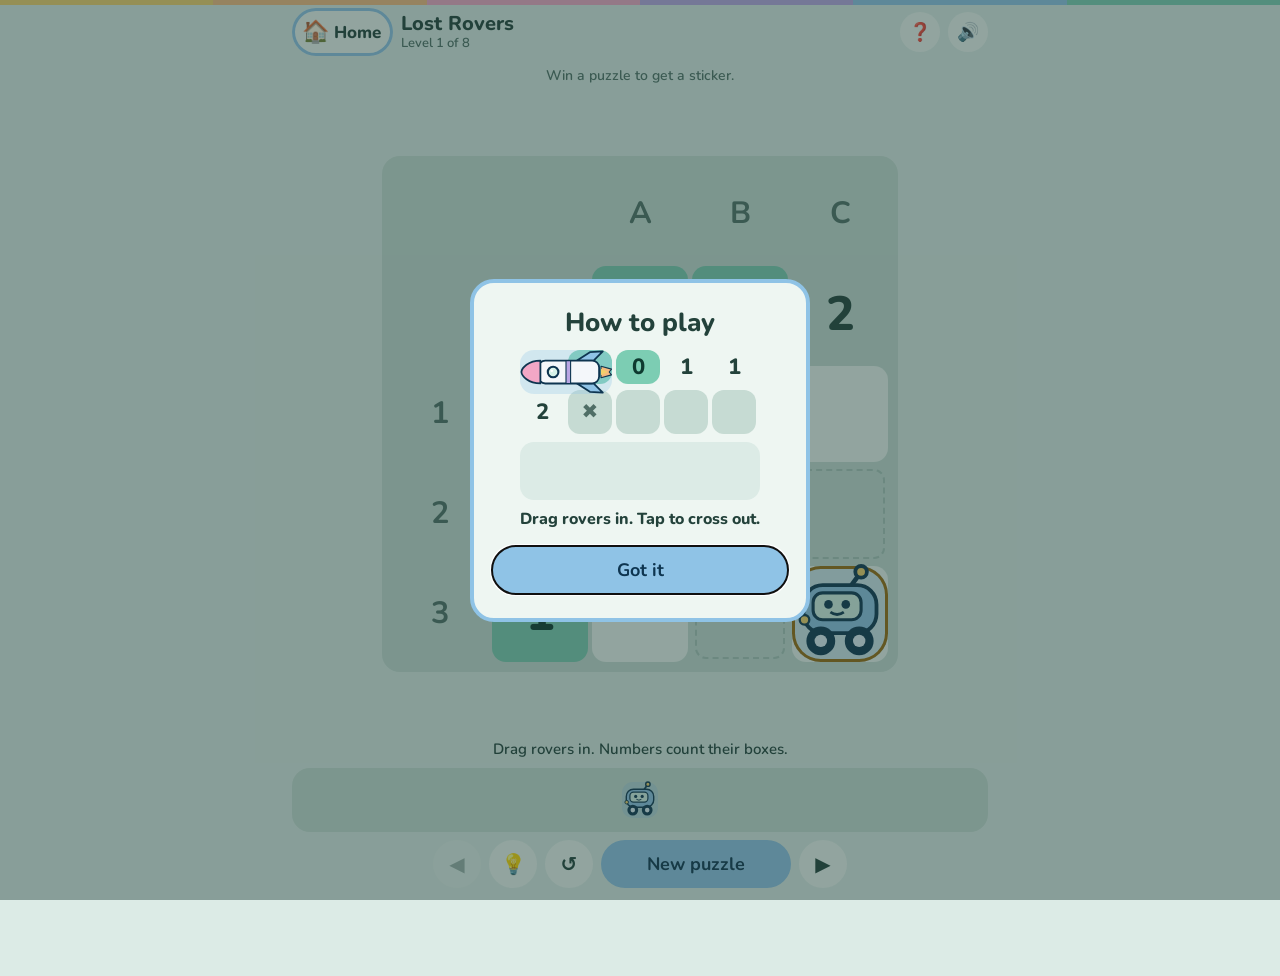
<file: lost-rovers/index.html>
<!DOCTYPE html>
<html lang="en"><head><meta charset="utf-8">
<meta name="viewport" content="width=device-width,initial-scale=1,viewport-fit=cover">
<meta name="theme-color" content="#DCEBE6">
<title>Lost Rovers · Little Logic Lab</title>
<link rel="preconnect" href="https://fonts.googleapis.com"><link rel="preconnect" href="https://fonts.gstatic.com" crossorigin>
<link href="https://fonts.googleapis.com/css2?family=Nunito:wght@600;700;800&display=swap" rel="stylesheet">
<link rel="stylesheet" href="../shared/lab.css">
<script src="../shared/lab.js"></script>
<style>
body{--accent:var(--sky);--on-accent:var(--on-sky);--g:4px}
#g{position:relative;display:grid;grid-template-columns:repeat(var(--k),var(--s));gap:var(--g)}
#g>.x{width:var(--s);height:var(--s);display:flex;align-items:center;justify-content:center;line-height:1}
.lab{font-weight:700;color:var(--text-soft);font-size:max(13px,calc(var(--s)*.32))}
.num{font-weight:800;font-size:calc(var(--s)*.5);border-radius:var(--r-cell);transition:background .3s}
.num.ok{background:var(--mint);color:var(--on-mint)}
.num.over{box-shadow:inset 0 0 0 3px var(--nudge)}
.cell{background:var(--raised);border-radius:var(--r-cell);cursor:pointer;touch-action:none;
  font-size:calc(var(--s)*.4);font-weight:800;color:var(--text-soft);transition:background .2s}
/* parking space: the ring of boxes around a rover that no other rover may use */
.cell.zone{background:transparent;outline:2px dashed var(--line);outline-offset:-5px;cursor:default}
.cell.pv-ok{box-shadow:inset 0 0 0 3px var(--mint)}
.cell.pv-bad{box-shadow:inset 0 0 0 3px var(--nudge)}
/* a rover is one vehicle drawing over a soft blue pad that shows exactly which boxes it covers;
   the invisible .seg boxes on top only tell us which box a finger grabbed */
.rv{position:absolute;display:flex;gap:var(--g);background:rgba(143,195,230,.3);border-radius:calc(var(--s)*.3);touch-action:none;cursor:grab;
  transition:left .15s,top .15s}
.rv.v{flex-direction:column}
.rv .seg{width:var(--s);height:var(--s);position:relative;z-index:1}
.rv svg{position:absolute;inset:0;width:100%;height:100%;overflow:visible;pointer-events:none}
.rv.lock{box-shadow:inset 0 0 0 3px var(--given);cursor:default}
#tray{display:flex;gap:10px;flex-wrap:wrap;justify-content:center;align-items:center;flex:1;--s:36px}
#tray .rv{position:relative;cursor:pointer}
#tray .rv.v{--s:22px}   /* a rover turned in the tray stands upright, smaller so the tray stays short */
#tray .rv.v.l4{--s:17px}
#hint{flex:none}
.ghost{position:fixed!important;pointer-events:none;z-index:20;opacity:.85;transition:none}
:root.dim .rv{filter:brightness(.9)}
</style>
</head><body>
<main class="screen">
  <header class="hdr"><a class="home-btn" href="../index.html"><span aria-hidden="true">🏠</span> Home</a><div class="ttl"><h1>Lost Rovers</h1><span class="lvl" id="lv"></span></div></header>
  <div class="play" id="play"><div class="board" id="bd"><div id="g"></div></div></div>
  <div class="msg" id="msg" aria-live="polite"></div>
  <div class="tray"><div id="tray"></div></div>
  <div class="btns">
    <button class="btn icon" id="prev" aria-label="Previous level">◀</button>
    <button class="btn icon" id="hint" aria-label="Hint">💡</button>
    <button class="btn icon" id="reset" aria-label="Start again">↺</button>
    <button class="btn main" id="new">New puzzle</button>
    <button class="btn icon" id="next" aria-label="Next level">▶</button>
  </div>
</main>
<script>
// n grid size, f craft lengths (1 rover, 2 rocket, 3 satellite, 4 big rocket), r whole craft shown at the start,
// t [lowest, highest] thinking tier a puzzle on this level may need (see lrPropagate). Thinking gets harder as the
// levels go up, never too early: levels 1-4 use simple lines only; 5-6 may need testing an idea; 7-8 always do.
const L=[{n:3,f:[1,1],r:1,t:[1,2]},{n:4,f:[1,1,1],r:1,t:[1,2]},{n:4,f:[2,1,1],r:1,t:[1,2]},{n:5,f:[2,2,1],r:1,t:[1,2]},
 {n:5,f:[3,2,1],r:0,t:[1,3]},{n:6,f:[3,2,2,1],r:0,t:[1,3]},{n:6,f:[4,2,1,1],r:0,t:[3,3]},{n:6,f:[4,3,2,1],r:0,t:[3,3]}];
const NAME={1:'rover',2:'rocket',3:'satellite',4:'big rocket'},COLS='ABCDEF',GID='rovers',G4=4;
Lab.setupGame({id:GID,
  demo:'rovers',caption:'Drag rovers in. Tap to cross out.',
  art:()=>vehicle(2,44,'h').replace('<svg ','<svg style="width:100%;height:100%;overflow:visible" '),
  stickers:['🤖','🛰️','🪐','🚀','🛸','🌙','☄️','🔭']});
let lv=Math.min(L.length-1,Lab.game(GID).level||0),P,area={w:300,h:300},S=40;
const $=i=>document.getElementById(i),rnd=k=>Math.floor(Math.random()*k);
const R_=(c,n)=>c/n|0;

// ---------- puzzle generator ----------
function places(n,s){const o=[];for(let r=0;r<n;r++)for(let c=0;c<n;c++){
  if(c+s<=n)o.push(Array.from({length:s},(_,i)=>r*n+c+i));
  if(s>1&&r+s<=n)o.push(Array.from({length:s},(_,i)=>(r+i)*n+c));}return o}
// a placement fits if no cell is, or touches (even at a corner), another rover
function fits(n,occ,p){return p.every(c=>{const r=R_(c,n),q=c%n;
  for(let a=-1;a<2;a++)for(let b=-1;b<2;b++){const y=r+a,x=q+b;
    if(y>=0&&y<n&&x>=0&&x<n&&occ[y*n+x])return false}return true})}
function layout(n,f){for(let k=0;k<4000;k++){const occ=Array(n*n).fill(0),out=[];let ok=true;
  for(const s of f){const ps=places(n,s).filter(p=>fits(n,occ,p));if(!ps.length){ok=false;break}
    const p=ps[rnd(ps.length)];p.forEach(c=>occ[c]=1);out.push(p)}
  if(ok)return out}return null}
// Kid-level solver: works the puzzle using only one-step moves a young child can see, never "what if" guessing:
//  1. a row or column that already has all its rover boxes: the rest of it is empty
//  2. a row or column whose free boxes exactly match what it still needs: they are all rover
//  3. the parking space around a rover shown at the start is empty
//  4. a box that holds a rover has empty corner neighbours (rovers are straight and never touch)
// Returns the number of rounds it took, or -1 if it gets stuck (the puzzle would need harder thinking).
// Finishing also proves the answer is the only one.
// Thinking tiers (each level allows a range, so thinking gets harder as levels go up, never too early):
//  tier 1: zero line / done line (a line with all its rover boxes: the rest is empty), corners next to a rover are empty
//  tier 2: full line (free boxes exactly match what a line still needs: all rover)
//  tier 3: testing an idea ("if this box were a rover, that row would have too many, so it's empty")
// st: -1 unknown, 0 empty, 1 rover. Applies tier-1 rules until stuck, then one tier-2 step, and so on.
// Returns {ok:false} if the board breaks a rule, else {ok:true, top: highest tier used}.
function lrPropagate(n,rc,cc,st,maxT){const inb=(y,x)=>y>=0&&x>=0&&y<n&&x<n;let top=1,bad=false;
  const lines=[];for(let k=0;k<n;k++){lines.push([[...Array(n)].map((_,j)=>k*n+j),rc[k]]);lines.push([[...Array(n)].map((_,j)=>j*n+k),cc[k]])}
  const set=(i,v)=>{if(st[i]==-1){st[i]=v;return true}if(st[i]!=v)bad=true;return false};
  for(;;){let ch=false;
    for(let i=0;i<n*n;i++)if(st[i]==1){const r=R_(i,n),q=i%n;for(const[a,b]of[[-1,-1],[-1,1],[1,-1],[1,1]])if(inb(r+a,q+b))ch=set((r+a)*n+q+b,0)||ch}
    for(const[line,need]of lines){const have=line.filter(i=>st[i]==1).length,free=line.filter(i=>st[i]==-1);
      if(have>need||have+free.length<need)bad=true;else if(have==need)free.forEach(i=>{ch=set(i,0)||ch})}
    if(bad)return{ok:false};
    if(ch)continue;
    if(maxT<2)break;
    for(const[line,need]of lines){const have=line.filter(i=>st[i]==1).length,free=line.filter(i=>st[i]==-1);
      if(free.length&&have+free.length==need){free.forEach(i=>set(i,1));ch=true;top=2;break}}
    if(bad)return{ok:false};
    if(!ch)break}
  return{ok:true,top}}
// Kid-level solver with a tier cap. Returns the highest tier the puzzle needed, or -1 if it can't be
// finished within maxT. Finishing also proves the answer is the only one.
function kidSolve(n,rc,cc,given,maxT=2){const st=Array(n*n).fill(-1),inb=(y,x)=>y>=0&&x>=0&&y<n&&x<n;
  given.forEach(s=>s.forEach(c=>st[c]=1));
  given.forEach(s=>s.forEach(c=>{const r=R_(c,n),q=c%n;for(let a=-1;a<2;a++)for(let b=-1;b<2;b++)if(inb(r+a,q+b)&&st[(r+a)*n+q+b]==-1)st[(r+a)*n+q+b]=0}));
  let top=1;
  for(;;){const r=lrPropagate(n,rc,cc,st,Math.min(maxT,2));if(!r.ok)return-1;top=Math.max(top,r.top);
    if(st.every(v=>v!=-1))return top;
    if(maxT<3)return-1;
    // tier 3: test one idea at a time
    let found=false;
    for(let i=0;i<n*n&&!found;i++){if(st[i]!=-1)continue;
      for(const v of[1,0]){const c=st.slice();c[i]=v;if(!lrPropagate(n,rc,cc,c,2).ok){st[i]=1-v;found=true;top=3;break}}}
    if(!found)return-1}}
const posOf=(n,cells)=>({r:R_(cells[0],n),c:cells[0]%n,dir:cells.length>1&&cells[1]-cells[0]!=1?'v':'h'});

function make(){
  const d=L[lv],n=d.n,f=[...d.f].sort((a,b)=>b-a);let ships,rev,rc,cc;
  // try layouts until one needs exactly this level's kind of thinking (within d.t). If none turns up, relax the
  // lowest tier, then show one more rover at the start, rather than hand out a puzzle that needs guessing.
  let found=false;
  for(let extra=0;extra<=f.length&&!found;extra++)for(const lo of[d.t[0],1]){
    for(let t=0;t<400&&!found;t++){
      ships=layout(n,f);rc=Array(n).fill(0);cc=Array(n).fill(0);
      ships.flat().forEach(c=>{rc[R_(c,n)]++;cc[c%n]++});
      rev=[...ships].sort(()=>Math.random()-.5).slice(0,Math.min(f.length,d.r+extra));
      const tier=kidSolve(n,rc,cc,rev,d.t[1]);found=tier>=lo}
    if(found)break}
  // the fleet: one entry per rover; pos = where the child parked it (null = in the tray)
  const fleet=f.map((len,k)=>({k,len,pos:null,lock:false}));
  rev.forEach(cells=>{const it=fleet.find(x=>x.len==cells.length&&!x.lock);it.pos=posOf(n,cells);it.lock=true});
  P={n,f,ships,rc,cc,fleet,marks:new Set(),done:false};
  Lab.setLevel(GID,lv);Lab.hideWin();Lab.puzzleStart(GID);
  $('lv').textContent='Level '+(lv+1)+' of '+L.length;
  $('prev').disabled=lv==0;$('next').disabled=lv==L.length-1;
  Lab.msg(intro());draw()}
const intro=()=>lv<2?'Drag rovers in. Numbers count their boxes.':'Tap a rover to turn it. Rovers need space.';

// ---------- rules for the child's moves ----------
const cellsOf=(len,p)=>Array.from({length:len},(_,i)=>p.dir=='h'?p.r*P.n+p.c+i:(p.r+i)*P.n+p.c);
const inside=(len,p)=>p.r>=0&&p.c>=0&&(p.dir=='h'?p.c+len<=P.n&&p.r<P.n:p.r+len<=P.n&&p.c<P.n);
function taken(except){const occ=new Set();P.fleet.forEach(it=>{if(it.pos&&it!==except)cellsOf(it.len,it.pos).forEach(c=>occ.add(c))});return occ}
function zoneOf(occ){const n=P.n,z=new Set();occ.forEach(c=>{const r=R_(c,n),q=c%n;
  for(let a=-1;a<2;a++)for(let b=-1;b<2;b++){const y=r+a,x=q+b;if(y>=0&&x>=0&&y<n&&x<n&&!occ.has(y*n+x))z.add(y*n+x)}});return z}
// can this rover park here? not off the grid, not on or beside another rover
function canPark(it,p){if(!inside(it.len,p))return false;const occ=taken(it),z=zoneOf(occ);
  return cellsOf(it.len,p).every(c=>!occ.has(c)&&!z.has(c))}
function park(it,p){it.pos=p;cellsOf(it.len,p).forEach(c=>P.marks.delete(c))}

// ---------- logic tracker: which rule made a step certain? ----------
// What the child can see right now: rover boxes, and empty boxes (their ✖ marks plus every parking space).
function seen(except){const rov=taken(except),emp=new Set([...P.marks,...zoneOf(rov)]);return{rov,emp}}
const lineCells=(k,row)=>[...Array(P.n)].map((_,j)=>row?k*P.n+j:j*P.n+k);
// the simple rule (if any) that decides box i is empty / is a rover, from what the child can see
function whyEmpty(i,s){const r=R_(i,P.n),c=i%P.n;
  if(P.rc[r]==0||P.cc[c]==0)return'zero';
  for(const[line,need]of[[lineCells(r,true),P.rc[r]],[lineCells(c,false),P.cc[c]]])if(line.filter(x=>s.rov.has(x)).length>=need)return'done';
  return null}
function whyRover(i,s){const r=R_(i,P.n),c=i%P.n;
  for(const[line,need]of[[lineCells(r,true),P.rc[r]],[lineCells(c,false),P.cc[c]]]){
    const have=line.filter(x=>s.rov.has(x)).length,free=line.filter(x=>!s.rov.has(x)&&!s.emp.has(x)).length;
    if(need>have&&need-have==free)return'full'}
  return null}
const solSet=()=>new Set(P.ships.flat());
// testing an idea: would the opposite of this box (rover / empty) break a rule within a step or two?
function whatIf(i,isRover,s){const st=Array(P.n*P.n).fill(-1);s.rov.forEach(c=>st[c]=1);s.emp.forEach(c=>{if(st[c]==-1)st[c]=0});
  if(st[i]!=-1)return false;st[i]=isRover?0:1;return!lrPropagate(P.n,P.rc,P.cc,st,2).ok}
const lineName=i=>'row '+(R_(i,P.n)+1);
// a small picture of the board for the grown-ups report; `hi` boxes get a gold ring
function snap(hi=[],mintClue){const n=P.n,s=seen(),cells=[['','gap']];
  P.cc.forEach((v,c)=>cells.push([String(v),'clue'+(mintClue&&mintClue[0]=='c'&&mintClue[1]==c?' mint':'')]));
  for(let r=0;r<n;r++){cells.push([String(P.rc[r]),'clue'+(mintClue&&mintClue[0]=='r'&&mintClue[1]==r?' mint':'')]);
    for(let c=0;c<n;c++){const i=r*n+c;cells.push([P.marks.has(i)?'✖':'',(s.rov.has(i)?'rov':P.marks.has(i)?'x':s.emp.has(i)?'zone':'')+(hi.includes(i)?' hl':'')])}}
  return{cols:n+1,cells}}
// a ✖ mark is about to be added on box i
function trackMark(i){const s=seen(),sol=solSet(),r=R_(i,P.n),c=i%P.n,box=COLS[c]+(r+1);
  if(sol.has(i)){const w=whyRover(i,s);if(w)Lab.logic(w,'missed');return}
  const w=whyEmpty(i,s)||(whatIf(i,false,s)?'whatif':null);if(!w)return;
  P.marks.add(i);
  const zeroLine=P.rc[r]==0?['r',r]:P.cc[c]==0?['c',c]:null;
  Lab.logic(w,'used',{snap:snap([i],w=='zero'?zeroLine:null),
    cap:w=='zero'?(zeroLine[0]=='r'?'Row '+(r+1):'Column '+COLS[c])+' said 0, so they crossed out '+box+'.':w=='whatif'?'A rover in '+box+' would have broken a rule a step later, so they crossed it out.':'That line already had all its rover boxes, so they crossed out '+box+'.'});
  P.marks.delete(i)}
// rover `it` is about to be parked at p (from the tray, a move, or a turn)
function trackPark(it,p){const s=seen(it),sol=solSet(),cs=cellsOf(it.len,p),ok=cs.every(x=>sol.has(x));
  if(!ok){const rules=new Set(cs.filter(x=>!sol.has(x)).map(x=>whyEmpty(x,s)).filter(Boolean));rules.forEach(w=>Lab.logic(w,'missed'));return}
  const full=cs.find(x=>whyRover(x,s)=='full');
  const shown=()=>{const saved=it.pos;it.pos=p;const sn=snap(cs);it.pos=saved;return sn};
  // no simple rule decided it, but leaving a box of it empty would have broken a rule: testing an idea
  if(full==null&&cs.some(x=>!whyRover(x,s)&&whatIf(x,true,s)))Lab.logic('whatif','used',{snap:shown(),cap:'No single clue decided it, but any other way would have broken a rule, so they parked the '+NAME[it.len]+' there.'});
  if(full!=null)Lab.logic('full','used',{snap:shown(),cap:'The '+lineName(full)+' clue matched its free boxes, so they parked the '+NAME[it.len]+' there.'});
  // the parking spaces of other rovers narrowed this line down: the no-touch rule helped
  const lines=new Set();cs.forEach(x=>{lineCells(R_(x,P.n),true).forEach(y=>lines.add(y));lineCells(x%P.n,false).forEach(y=>lines.add(y))});
  if([...lines].some(y=>zoneOf(s.rov).has(y)))Lab.logic('zone','used',{snap:shown(),cap:'They parked the '+NAME[it.len]+' clear of another rover\'s parking space.'})}
// where a parked rover goes when tapped to turn: first around its front box (as before); if that has no room,
// around the box that was tapped; failing that, the nearest spot pointing the new way that still touches that box.
function turnSpot(it,tapped){const n=P.n,old=it.pos,nd=old.dir=='h'?'v':'h',X=cellsOf(it.len,old)[Math.min(tapped,it.len-1)],xr=R_(X,n),xc=X%n,best=[];
  for(let r=0;r<n;r++)for(let c=0;c<n;c++){const p={r,c,dir:nd};if(!canPark(it,p))continue;
    const cs=cellsOf(it.len,p),dist=Math.min(...cs.map(q=>Math.abs(R_(q,n)-xr)+Math.abs(q%n-xc)));if(dist>1)continue;
    best.push({p,front:r==old.r&&c==old.c?0:1,dist,off:cs.includes(X)?Math.abs(cs.indexOf(X)-tapped):9})}
  best.sort((a,b)=>a.front-b.front||a.dist-b.dist||a.off-b.off);
  return best.length?best[0].p:null}

// ---------- drawing ----------
function size(){if(!P)return;const k=P.n+2;
  S=Math.max(24,Math.min(96,Math.floor((Math.min(area.w,area.h)-20-G4*(k-1))/k)));
  $('g').style.setProperty('--s',S+'px');$('g').style.setProperty('--k',k)}
// ---------- the space fleet: rover 1 box, rocket 2, satellite 3, big rocket 4 ----------
// Each craft is drawn flat and points along its length, front at the LEFT. A turned craft is the same
// drawing rotated a quarter turn, so its front sits on the top box (a rocket stood up points to the sky).
const INK='#0E3550',SKY='#8FC3E6',DEEP='#5E9BCB',HULL='#F4F7FA',GLASS='#D7F2E8',SUN='#F3CF6B',LAV='#B9A6E3',PINK='#F2A7C6',APRICOT='#F5B97F',HUB='#E3F1FB';
function vehicle(len,u,dir){
  const g=G4,W=len*u+(len-1)*g,cx=i=>i*(u+g)+u/2,c=u/2,sw=Math.max(1,u*.04),f=v=>+v.toFixed(1);
  const st=o=>o?' stroke="'+INK+'" stroke-width="'+f(sw*o)+'" stroke-linejoin="round"':'';
  const R=(x,y,w,h,r,fill,o=1)=>'<rect x="'+f(x)+'" y="'+f(y)+'" width="'+f(w)+'" height="'+f(h)+'" rx="'+f(r)+'" fill="'+fill+'"'+st(o)+'/>';
  const C=(x,y,r,fill,o=1)=>'<circle cx="'+f(x)+'" cy="'+f(y)+'" r="'+f(r)+'" fill="'+fill+'"'+st(o)+'/>';
  const Pg=(pts,fill,o=1)=>'<polygon points="'+pts.map(p=>p.map(f).join(',')).join(' ')+'" fill="'+fill+'"'+st(o)+'/>';
  const Pa=(d,fill,o=1)=>'<path d="'+d+'" fill="'+fill+'"'+st(o)+'/>';
  const Ln=(x1,y1,x2,y2,w=1,col=INK)=>'<line x1="'+f(x1)+'" y1="'+f(y1)+'" x2="'+f(x2)+'" y2="'+f(y2)+'" stroke="'+col+'" stroke-width="'+f(sw*w)+'" stroke-linecap="round"/>';
  let s='';
  if(len==1){
    // a cute little rover: round body, a screen face with a smile, an antenna and two chunky wheels
    s+=Ln(u*.62,u*.2,u*.72,u*.06,1.2)+C(u*.72,u*.06,u*.06,SUN);
    s+=R(u*.12,u*.2,u*.76,u*.5,u*.2,SKY);
    s+=R(u*.22,u*.28,u*.5,u*.28,u*.1,GLASS,.8)+C(u*.38,u*.4,u*.045,INK,0)+C(u*.56,u*.4,u*.045,INK,0)+
       Pa('M'+f(u*.4)+' '+f(u*.48)+' Q'+f(u*.47)+' '+f(u*.53)+' '+f(u*.54)+' '+f(u*.48),'none',.7);
    s+=C(u*.13,u*.56,u*.05,SUN,.6);                                   // headlight
    s+=[u*.3,u*.7].map(x=>C(x,u*.78,u*.15,INK,0)+C(x,u*.78,u*.065,HUB,0)).join('');
  }else if(len==3){
    // satellite: blue solar panels on both ends, a gold body with a dish in the middle
    s+=Ln(cx(0),c,cx(2),c,1.6);
    [0,2].forEach(i=>{const x=cx(i);s+=R(x-u*.42,c-u*.36,u*.84,u*.72,u*.05,DEEP);
      for(let k=1;k<4;k++)s+=Ln(x-u*.42+k*u*.21,c-u*.36,x-u*.42+k*u*.21,c+u*.36,.5,'#BFE0F5');s+=Ln(x-u*.42,c,x+u*.42,c,.5,'#BFE0F5')});
    const m=cx(1);s+=R(m-u*.32,c-u*.32,u*.64,u*.64,u*.08,SUN)+Ln(m-u*.24,c-u*.13,m+u*.24,c-u*.13,.5,'#C9A13C')+Ln(m-u*.24,c+u*.13,m+u*.24,c+u*.13,.5,'#C9A13C');
    s+=C(m,c,u*.21,HULL)+C(m,c,u*.1,LAV,.8)+Ln(m,c,m+u*.08,c-u*.38,1)+C(m+u*.08,c-u*.4,u*.055,PINK,.8);
  }else{
    // rocket (2 boxes) or big rocket (4): pink nose at the front, round windows, blue fins and a little flame
    const b0=W*.2,b1=W*.86,h=u*.26;
    s+=Pg([[W*.88,c-h*.5],[W*.995,c-h*.25],[W*.97,c],[W*.995,c+h*.25],[W*.88,c+h*.5]],APRICOT,.6)+Pg([[W*.88,c-h*.28],[W*.955,c],[W*.88,c+h*.28]],SUN,0);
    s+=Pg([[W*.62,c-h],[W*.8,c-h],[W*.9,c-u*.47],[W*.76,c-u*.45]],SKY)+Pg([[W*.62,c+h],[W*.8,c+h],[W*.9,c+u*.47],[W*.76,c+u*.45]],SKY);
    s+=R(b0,c-h,b1-b0,h*2,h*.6,HULL);
    s+=Pa('M'+f(b0+2)+' '+f(c-h)+' C'+f(W*.09)+' '+f(c-h)+' '+f(W*.02)+' '+f(c-h*.35)+' '+f(W*.015)+' '+f(c)+' C'+f(W*.02)+' '+f(c+h*.35)+' '+f(W*.09)+' '+f(c+h)+' '+f(b0+2)+' '+f(c+h)+' Z',PINK);
    s+=R(W*.5,c-h,W*.05,h*2,0,LAV,.6);
    (len>=4?[W*.31,W*.42]:[W*.36]).forEach(x=>s+=C(x,c,u*.12,GLASS,1.2)+C(x-u*.03,c-u*.03,u*.03,'#fff',0));
    if(len>=4)s+=R(W*.66,c-h,W*.03,h*2,0,PINK,.6);
  }
  const inner=dir=='v'?'<g transform="translate('+f(u)+',0) rotate(90)">'+s+'</g>':s;
  return '<svg viewBox="0 0 '+f(dir=='v'?u:W)+' '+f(dir=='v'?W:u)+'" aria-hidden="true">'+inner+'</svg>'}
function roverHTML(it,cls,extra){
  const segs=Array.from({length:it.len},()=>'<span class="seg"></span>').join('');
  const dir=cls=='tp'?(it.trayDir||'h'):(it.pos?it.pos.dir:'h');
  const u=cls=='tp'?(dir=='h'?36:it.len==4?17:22):S;
  return '<div class="rv '+dir+' l'+it.len+(it.lock?' lock':'')+'" data-k="'+it.k+'" '+(extra||'')+' role="button" aria-label="'+NAME[it.len]+', '+it.len+' long">'+vehicle(it.len,u,dir)+segs+'</div>'}
function cur(){const{n}=P,r=Array(n).fill(0),c=Array(n).fill(0);taken().forEach(i=>{r[R_(i,n)]++;c[i%n]++});return{r,c}}
function draw(){
  const{n,rc,cc}=P,k=cur(),occ=taken(),z=zoneOf(occ);size();
  const st=(have,need)=>have==need?'ok':have>need?'over':'';
  let h='<div class="x"></div><div class="x"></div>'+[...Array(n)].map((_,c)=>'<div class="x lab">'+COLS[c]+'</div>').join('');
  h+='<div class="x"></div><div class="x"></div>'+cc.map((v,c)=>'<div class="x num '+st(k.c[c],v)+'">'+v+'</div>').join('');
  for(let r=0;r<n;r++){
    h+='<div class="x lab">'+(r+1)+'</div><div class="x num '+st(k.r[r],rc[r])+'">'+rc[r]+'</div>';
    for(let c=0;c<n;c++){const i=r*n+c;
      h+='<div class="x cell'+(z.has(i)?' zone':'')+'" data-i="'+i+'" aria-label="'+COLS[c]+(r+1)+'">'+(P.marks.has(i)&&!z.has(i)&&!occ.has(i)?'✖':'')+'</div>'}}
  // parked rovers sit on top of the boxes they cover
  P.fleet.forEach(it=>{if(!it.pos)return;const x=(it.pos.c+2)*(S+G4),y=(it.pos.r+2)*(S+G4);
    h+=roverHTML(it,'',' style="left:'+x+'px;top:'+y+'px"')});
  $('g').innerHTML=h;
  const left=P.fleet.filter(it=>!it.pos);
  $('tray').innerHTML=left.length?left.map(it=>roverHTML(it,'tp','data-tray="1"')).join(''):'<span class="empty">All rovers are parked</span>'}

// ---------- touch: drag rovers, tap to turn, tap a box for ✖ ----------
let D=null,ghost=null;
function hoverCell(x,y){const b=$('g').getBoundingClientRect(),step=S+G4;
  return{r:Math.floor((y-b.top)/step)-2,c:Math.floor((x-b.left)/step)-2}}
function target(e){const h=hoverCell(e.clientX,e.clientY);
  return{p:{r:h.r-(D.dir=='v'?D.grab:0),c:h.c-(D.dir=='h'?D.grab:0),dir:D.dir},onGrid:h.r>=0&&h.c>=0&&h.r<P.n&&h.c<P.n}}
function preview(t){document.querySelectorAll('.pv-ok,.pv-bad').forEach(el=>el.classList.remove('pv-ok','pv-bad'));
  if(!t||!t.onGrid)return;const it=P.fleet[D.k],ok=canPark(it,t.p);
  for(let i=0;i<it.len;i++){const r=t.p.r+(t.p.dir=='v'?i:0),c=t.p.c+(t.p.dir=='h'?i:0);
    if(r<0||c<0||r>=P.n||c>=P.n)continue;const el=document.querySelector('.cell[data-i="'+(r*P.n+c)+'"]');if(el)el.classList.add(ok?'pv-ok':'pv-bad')}}
addEventListener('pointerdown',e=>{
  if(!P||P.done||!e.target.closest)return;
  const rv=e.target.closest('.rv'),cell=e.target.closest('.cell');
  if(rv){const it=P.fleet[+rv.dataset.k];if(it.lock){Lab.msg('That rover was found for you.');return}
    const segs=[...rv.querySelectorAll('.seg')],grab=Math.max(0,segs.indexOf(e.target.closest('.seg')));
    D={k:it.k,fromTray:!!rv.dataset.tray,dir:rv.dataset.tray?(it.trayDir||'h'):it.pos.dir,grab,x:e.clientX,y:e.clientY,moved:false};e.preventDefault()}
  else if(cell){D={cell:+cell.dataset.i,x:e.clientX,y:e.clientY,moved:false};e.preventDefault()}});
addEventListener('pointermove',e=>{
  if(!D||D.k==null)return;
  if(!D.moved&&Math.hypot(e.clientX-D.x,e.clientY-D.y)<8)return;
  D.moved=true;const it=P.fleet[D.k];
  if(!ghost){const w=document.createElement('div');w.innerHTML=roverHTML({...it,pos:{dir:D.dir}},'');ghost=w.firstChild;ghost.classList.add('ghost');
    ghost.style.setProperty('--s',S+'px');document.body.appendChild(ghost)}
  const off=D.grab*(S+G4)+S/2;
  ghost.style.left=(e.clientX-(D.dir=='h'?off:S/2))+'px';ghost.style.top=(e.clientY-(D.dir=='v'?off:S/2))+'px';
  preview(target(e))});
addEventListener('pointerup',e=>{
  if(!D)return;const d=D;D=null;if(ghost){ghost.remove();ghost=null}preview(null);
  if(d.cell!=null){if(d.moved)return;const occ=taken();if(occ.has(d.cell)||zoneOf(occ).has(d.cell))return;
    if(!P.marks.has(d.cell))trackMark(d.cell);
    P.marks.has(d.cell)?P.marks.delete(d.cell):P.marks.add(d.cell);Lab.sfx('mark');draw();return}
  const it=P.fleet[d.k];
  if(!d.moved){
    if(it.len==1){if(d.fromTray)Lab.msg('Drag the rover onto the grid.');return}
    if(d.fromTray){   // turn it in the tray, so it drops onto the grid the way it now points
      it.trayDir=(it.trayDir||'h')=='h'?'v':'h';Lab.sfx('turn');draw();
      Lab.msg('Now it goes '+(it.trayDir=='v'?'down':'across')+'. Drag it in.');return}
    const p=turnSpot(it,d.grab);
    if(p){trackPark(it,p);park(it,p);Lab.sfx('turn');Lab.msg('');draw();autoCheck()}
    else{Lab.msg('No room to turn it here.');Lab.wobble(document.querySelector('#g .rv[data-k="'+it.k+'"]'))}
    return}
  D={...d};const t=target(e);D=null;
  if(!t.onGrid){if(!d.fromTray){it.trayDir=it.pos.dir;it.pos=null;Lab.msg('');draw()}return}   // dropped off the grid: back to the tray, still pointing the same way
  if(canPark(it,t.p)){trackPark(it,t.p);park(it,t.p);Lab.sfx('place');Lab.msg('');draw();autoCheck()}
  else{if(inside(it.len,t.p))Lab.logic('zone','missed');   // tried to park on or beside another rover
    Lab.msg(inside(it.len,t.p)?'No room there. Rovers need space around them.':'That spot is off the grid.');Lab.wobble($('bd'))}});
addEventListener('pointercancel',()=>{if(ghost){ghost.remove();ghost=null}D=null;preview(null)});

// ---------- buttons ----------
function problem(){const{n,rc,cc}=P,k=cur();
  const inTray=P.fleet.filter(it=>!it.pos).length;
  for(let r=0;r<n;r++)if(k.r[r]>rc[r])return'Row '+(r+1)+' has '+(k.r[r]-rc[r])+' too many.';
  for(let c=0;c<n;c++)if(k.c[c]>cc[c])return'Column '+COLS[c]+' has '+(k.c[c]-cc[c])+' too many.';
  if(inTray)return inTray==1?'One rover is still in the tray.':inTray+' rovers are still in the tray.';
  for(let r=0;r<n;r++)if(k.r[r]<rc[r])return'Row '+(r+1)+' needs '+(rc[r]-k.r[r])+' more.';
  for(let c=0;c<n;c++)if(k.c[c]<cc[c])return'Column '+COLS[c]+' needs '+(cc[c]-k.c[c])+' more.';
  return''}
// no Check button: the game wins by itself as soon as every rover is right, like the other games.
// When every rover is parked but something is off, it says gently what to look at.
function autoCheck(){if(P.done)return;const e=problem();
  if(!e){P.done=true;Lab.msg('All rovers found!');setTimeout(celebrate,800);return}
  if(!P.fleet.some(it=>!it.pos)){Lab.msg('Nearly! '+e);Lab.wobble($('bd'))}}
function celebrate(){
  const last=lv==L.length-1;
  Lab.win({game:GID,hero:'🤖',title:last?'You finished all the levels!':null,
    lesson:'Row and column numbers point to every rover.',
    next:last?null:()=>{lv++;make()},again:make})}
// hint: park one rover where it really belongs, and send back any rover in its way
$('hint').onclick=()=>{if(P.done)return;const n=P.n;
  const locked=new Set();P.fleet.forEach(it=>{if(it.lock)cellsOf(it.len,it.pos).forEach(c=>locked.add(c))});
  const ship=P.ships.find(s=>!s.every(c=>locked.has(c)));
  if(!ship){Lab.msg('Every rover is already showing.');return}
  const p=posOf(n,ship),same=it=>it.pos&&it.pos.r==p.r&&it.pos.c==p.c&&(it.len==1||it.pos.dir==p.dir);
  // tracker: a hint, and the rule that would have found this rover (if a simple one did)
  Lab.hintUsed();{const sv=seen(),w=ship.map(x=>whyRover(x,sv)).find(Boolean);if(w)Lab.logic(w,'hint')}
  const it=P.fleet.find(x=>!x.lock&&x.len==ship.length&&same(x))||P.fleet.find(x=>!x.lock&&x.len==ship.length&&!x.pos)||P.fleet.find(x=>!x.lock&&x.len==ship.length);
  it.pos=null;it.lock=true;
  P.fleet.forEach(o=>{if(o!==it&&o.pos&&!o.lock&&!canParkWith(o,ship))o.pos=null});
  Lab.sfx('hint');park(it,p);draw();Lab.msg('💡 A '+NAME[ship.length]+' is parked at '+COLS[p.c]+(p.r+1)+'.');autoCheck()};
function canParkWith(o,ship){const n=P.n,cs=cellsOf(o.len,o.pos);
  return cs.every(c=>ship.every(s=>Math.abs(R_(s,n)-R_(c,n))>1||Math.abs(s%n-c%n)>1))}
$('reset').onclick=()=>{if(P.done)return;P.fleet.forEach(it=>{if(!it.lock)it.pos=null});P.marks.clear();draw();Lab.msg(intro())};
$('prev').onclick=()=>{lv=Math.max(0,lv-1);make()};
$('next').onclick=()=>{lv=Math.min(L.length-1,lv+1);make()};
$('new').onclick=make;
Lab.fit($('play'),(w,h)=>{area={w,h};if(P)draw()});
make();
</script>
</body></html>
</file>
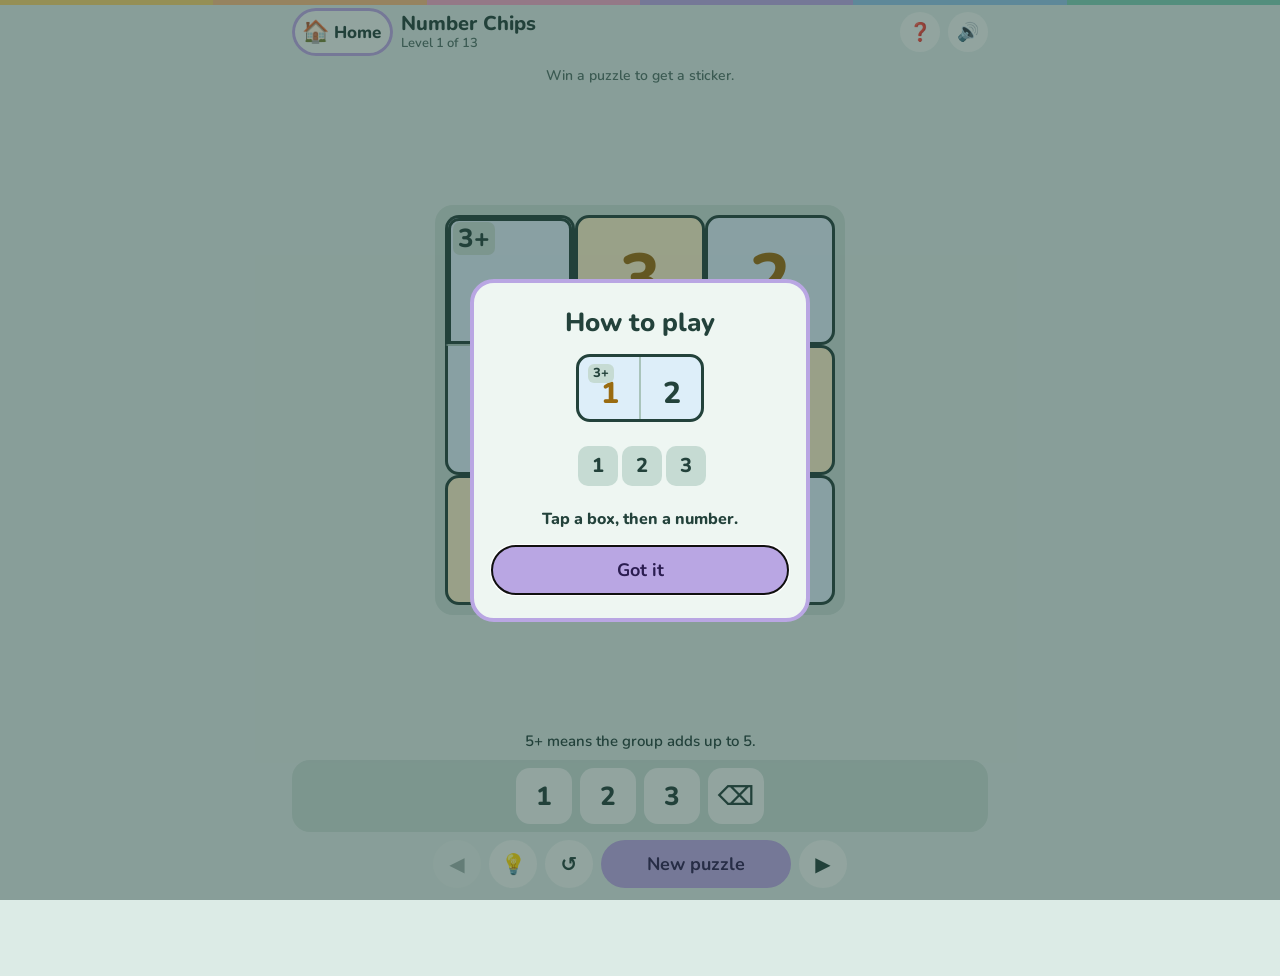
<file: number-chips/index.html>
<!DOCTYPE html>
<html lang="en"><head><meta charset="utf-8">
<meta name="viewport" content="width=device-width,initial-scale=1,viewport-fit=cover">
<meta name="theme-color" content="#DCEBE6">
<title>Number Chips · Little Logic Lab</title>
<link rel="preconnect" href="https://fonts.googleapis.com"><link rel="preconnect" href="https://fonts.gstatic.com" crossorigin>
<link href="https://fonts.googleapis.com/css2?family=Nunito:wght@600;700;800&display=swap" rel="stylesheet">
<link rel="stylesheet" href="../shared/lab.css">
<script src="../shared/lab.js"></script>
<style>
body{--accent:var(--lavender);--on-accent:var(--on-lavender)}
#b{display:grid;gap:0;grid-template-columns:repeat(var(--n),var(--s))}
.c{width:var(--s);height:var(--s);position:relative;display:flex;align-items:center;justify-content:center;flex-wrap:wrap;align-content:center;
  cursor:pointer;font-weight:800;transition:box-shadow .15s}
.c.g{cursor:default}
.c.g .big{color:var(--given)}
.c.sel{box-shadow:inset 0 0 0 3px var(--ring)}
.c.dup{box-shadow:inset 0 0 0 3px var(--nudge)}
.c.sel.dup{box-shadow:inset 0 0 0 3px var(--ring),inset 0 0 0 6px var(--nudge)}
.big{font-size:calc(var(--s)*.52);line-height:1}
.small{font-size:calc(var(--s)*.24);font-weight:700;padding:0 4px;line-height:1.15;max-width:100%;color:var(--text-soft)}
.lab{position:absolute;top:4px;left:5px;font-size:max(13px,calc(var(--s)*.2));font-weight:800;line-height:1.3;
  background:var(--panel);color:var(--text);border-radius:7px;padding:0 5px;transition:background .3s}
.lab.ok{background:var(--mint);color:var(--on-mint)}
.lab.bad{box-shadow:0 0 0 2px var(--nudge)}
#pad .chip{min-width:56px;height:56px}
</style>
</head><body>
<main class="screen">
  <header class="hdr"><a class="home-btn" href="../index.html"><span aria-hidden="true">🏠</span> Home</a><div class="ttl"><h1>Number Chips</h1><span class="lvl" id="lv"></span></div></header>
  <div class="play" id="play"><div class="board"><div id="b"></div></div></div>
  <div class="msg" id="msg" aria-live="polite"></div>
  <div class="tray" id="pad"></div>
  <div class="btns">
    <button class="btn icon" id="prev" aria-label="Previous level">◀</button>
    <button class="btn icon" id="hint" aria-label="Hint">💡</button>
    <button class="btn icon" id="reset" aria-label="Start again">↺</button>
    <button class="btn main" id="new">New puzzle</button>
    <button class="btn icon" id="next" aria-label="Next level">▶</button>
  </div>
</main>
<script>
// n grid size, ops a=add s=subtract m=mixed, w = relative chance of 1-, 2- and 3-box groups,
// sp = how many single-box hints may be added to make the answer unique before trying a fresh layout,
// t = [lowest, highest] thinking tier a puzzle on this level may need (see tierSolveNC): thinking gets harder as
// levels go up, never too early. Each new grid size or operation starts gently.
const L=[
 {n:3,ops:'a',w:[5,5,0],sp:9,t:[1,2]},{n:3,ops:'a',w:[3,6,1],sp:2,t:[1,2]},{n:3,ops:'a',w:[2,5,3],sp:2,t:[2,2]},
 {n:3,ops:'s',w:[3,7,0],sp:2,t:[1,2]},{n:3,ops:'m',w:[2,6,2],sp:2,t:[2,3]},
 {n:4,ops:'a',w:[4,6,0],sp:3,t:[1,2]},{n:4,ops:'a',w:[2,5,3],sp:2,t:[2,3]},{n:4,ops:'s',w:[2,8,0],sp:2,t:[2,3]},
 {n:4,ops:'m',w:[2,6,2],sp:2,t:[3,3]},{n:4,ops:'m',w:[1,6,3],sp:1,t:[3,3]},
 {n:5,ops:'a',w:[3,5,2],sp:3,t:[2,3]},{n:5,ops:'m',w:[2,6,2],sp:2,t:[3,4]},{n:5,ops:'m',w:[1,6,3],sp:1,t:[4,4]}];
// soft pastel tints so touching groups look different
const COL=['var(--sky-t)','var(--sun-t)','var(--pink-t)','var(--mint-t)','var(--lavender-t)','var(--apricot-t)'];
const GID='chips';
Lab.setupGame({id:GID,
  demo:'chips',caption:'Tap a box, then a number.',
  stickers:['🔢','🎲','🎯','🧮','✏️','🎈','🍭','🪁']});
let lv=Math.min(L.length-1,Lab.game(GID).level||0),P,area={w:300,h:300};
const $=i=>document.getElementById(i),rnd=k=>Math.floor(Math.random()*k);
const shuf=a=>{a=[...a];for(let i=a.length-1;i>0;i--){const j=rnd(i+1);[a[i],a[j]]=[a[j],a[i]]}return a};
const nbrs=(c,n)=>{const r=c/n|0,q=c%n,o=[];if(r>0)o.push(c-n);if(r<n-1)o.push(c+n);if(q>0)o.push(c-1);if(q<n-1)o.push(c+1);return o};
const COLS='ABCDE';

// a random full grid with no repeats in any row or column
function latin(n){const rows=shuf([...Array(n).keys()]),cols=shuf([...Array(n).keys()]),sym=shuf([...Array(n).keys()]);
  const s=[];for(let r=0;r<n;r++)for(let c=0;c<n;c++)s.push(sym[(rows[r]+cols[c])%n]+1);return s}

// cut the grid into groups and work out each group's target
function part(n,sol,d){const cof=Array(n*n).fill(-1),cages=[],tot=d.w.reduce((a,b)=>a+b,0);
  for(const s of shuf([...Array(n*n).keys()])){if(cof[s]>=0)continue;
    let x=rnd(tot),want=1;for(let k=0;k<3;k++){if(x<d.w[k]){want=k+1;break}x-=d.w[k]}
    const cells=[s];cof[s]=cages.length;
    while(cells.length<want){const nb=[];cells.forEach(c=>nbrs(c,n).forEach(u=>{if(cof[u]<0&&!nb.includes(u))nb.push(u)}));
      if(!nb.length)break;const u=nb[rnd(nb.length)];cof[u]=cages.length;cells.push(u)}
    cages.push({cells:cells.sort((a,b)=>a-b)})}
  cages.forEach(cg=>{const v=cg.cells.map(c=>sol[c]);
    if(v.length==1){cg.op='=';cg.t=v[0]}
    else if(v.length==2&&v[0]!=v[1]&&(d.ops=='s'||(d.ops=='m'&&Math.random()<.5))){cg.op='-';cg.t=Math.abs(v[0]-v[1])}
    else{cg.op='+';cg.t=v.reduce((a,b)=>a+b,0)}});
  return cages}
const cofOf=(n,cages)=>{const c=Array(n*n);cages.forEach((g,k)=>g.cells.forEach(x=>c[x]=k));return c};

// counts solutions, stops at 2
function count(n,cages){const cof=cofOf(n,cages),g=Array(n*n).fill(0),rs=Array(n).fill(0),cs=Array(n).fill(0),
  rem=cages.map(c=>c.cells.length),sum=cages.map(()=>0);let cnt=0;
  (function go(i){if(cnt>1)return;if(i==n*n){cnt++;return}
    const r=i/n|0,c=i%n,k=cof[i],cg=cages[k];
    for(let v=1;v<=n;v++){const b=1<<v;if((rs[r]&b)||(cs[c]&b))continue;
      rem[k]--;sum[k]+=v;g[i]=v;let ok;
      if(cg.op=='=')ok=v==cg.t;
      else if(cg.op=='+')ok=rem[k]==0?sum[k]==cg.t:(sum[k]+rem[k]<=cg.t&&sum[k]+rem[k]*n>=cg.t);
      else ok=rem[k]>0||Math.abs(g[cg.cells[0]]-g[cg.cells[1]])==cg.t;
      if(ok){rs[r]|=b;cs[c]|=b;go(i+1);rs[r]&=~b;cs[c]&=~b}
      rem[k]++;sum[k]-=v;g[i]=0}})(0);
  return cnt}

// Kid-level solver: fills boxes one at a time using the same rules the logic tracker looks for, always trying
// the easiest kind of thinking first, so it can tell which tier a puzzle really needs.
// Thinking tiers: 1 last one missing / once per row and column, 2 a group's sum or difference on its own,
// 3 a group clue and the row/column together, 4 testing an idea ("if this were 2, that group couldn't add up").
// Returns {left: boxes it couldn't fill, top: highest tier it needed}.
function tierSolveNC(n,cages,vals,maxT){const cof=cofOf(n,cages);let v=vals.slice(),top=1;
  const row=i=>[...Array(n)].map((_,j)=>(i/n|0)*n+j),col=i=>[...Array(n)].map((_,j)=>j*n+i%n);
  const rcC=(v,i)=>{const u=new Set([...row(i),...col(i)].filter(j=>j!=i).map(j=>v[j]).filter(Boolean));return[...Array(n)].map((_,k)=>k+1).filter(x=>!u.has(x))};
  function cgC(v,i){const cg=cages[cof[i]],cs=cg.cells,out=new Set(),cur=cs.map(c=>v[c]);if(cg.op=='=')return[cg.t];
    const free=cs.map((c,k)=>cur[k]?-1:k).filter(k=>k>=0);
    (function go(f){if(f==free.length){
        if(!cs.every((c,k)=>cs.every((d,m)=>m<=k||!(cur[k]==cur[m]&&((c/n|0)==(d/n|0)||c%n==d%n)))))return;
        if(cg.op=='+'?cur.reduce((a,b)=>a+b,0)==cg.t:Math.abs(cur[0]-cur[1])==cg.t)out.add(cur[cs.indexOf(i)]);return}
      for(let x=1;x<=n;x++){cur[free[f]]=x;go(f+1)}cur[free[f]]=0})(0);
    return[...out]}
  // does the board break a rule? (a number twice in a line, or a finished group with the wrong total/difference)
  function broken(v){for(let i=0;i<n*n;i++){if(!v[i])continue;for(const j of[...row(i),...col(i)])if(j!=i&&v[j]==v[i])return true}
    return cages.some(cg=>{if(cg.op=='='||!cg.cells.every(c=>v[c]))return false;const vs=cg.cells.map(c=>v[c]);
      return(cg.op=='+'?vs.reduce((a,b)=>a+b,0):Math.abs(vs[0]-vs[1]))!==cg.t})}
  // fill one box using the lowest tier possible (up to mt); returns the tier used, 0 if none, -1 if the board breaks a rule
  function one(v,mt){if(broken(v))return-1;
    for(let t=1;t<=Math.min(mt,3);t++)for(let i=0;i<n*n;i++){if(v[i])continue;
      const rc=rcC(v,i);if(!rc.length)return-1;
      let x=0;
      if(t==1){for(const line of[row(i),col(i)]){const o=line.filter(j=>j!=i).map(j=>v[j]);if(o.every(Boolean)&&new Set(o).size==n-1)x=[...Array(n)].map((_,k)=>k+1).find(y=>!o.includes(y))}
        if(!x&&rc.length==1)x=rc[0]}
      else{const cc=cgC(v,i);if(!cc.length)return-1;
        if(t==2&&cc.length==1)x=cc[0];
        if(t==3){const both=cc.filter(y=>rc.includes(y));if(!both.length)return-1;if(both.length==1)x=both[0]}}
      if(x){v[i]=x;return t}}
    return 0}
  const run=(v,mt)=>{let hi=1;for(;;){const t=one(v,mt);if(t<0)return-1;if(!t)return hi;hi=Math.max(hi,t)}};
  for(;;){const r=run(v,maxT);if(r<0)return{left:[...Array(n*n).keys()].filter(i=>!v[i]),top:-1};top=Math.max(top,r);
    if(v.every(Boolean)||maxT<4)break;
    // tier 4: try each possible number in a box; if all but one break a rule, that one is right
    let found=false;
    for(let i=0;i<n*n&&!found;i++){if(v[i])continue;const ok=[];
      for(let x=1;x<=n;x++){const c=v.slice();c[i]=x;if(run(c,3)>=0)ok.push(x)}
      if(ok.length==1){v[i]=ok[0];found=true;top=4}}
    if(!found)break}
  return{left:[...Array(n*n).keys()].filter(i=>!v[i]),top}}
function gen(d){const n=d.n;
  for(let t=0;;t++){const sol=latin(n);let cages=part(n,sol,d),sp=0;
    while(count(n,cages)>1){
      if(t<40&&sp>=d.sp)break;
      const m=cages.filter(c=>c.cells.length>1);if(!m.length)break;
      const x=m[rnd(m.length)];cages=cages.filter(c=>c!=x);
      x.cells.forEach(c=>cages.push({cells:[c],op:'=',t:sol[c]}));sp++}
    if(count(n,cages)!=1)continue;
    // keep only puzzles that need this level's kind of thinking (within d.t): harder as levels go up, never too early.
    // After many tries, relax the lowest tier; after many more, fill in the box the solver got stuck on.
    const start=sol.map((s,i)=>cages.some(c=>c.op=="="&&c.cells[0]==i)?s:0);
    const r=tierSolveNC(n,cages,start,d.t[1]),lo=t<120?d.t[0]:1;
    if(!r.left.length&&r.top>=lo)return{sol,cages,extra:[]};
    if(t>=240){const extra=[];let left=r.left;
      while(left.length){const c=left[0];extra.push(c);start[c]=sol[c];left=tierSolveNC(n,cages,start,d.t[1]).left}
      return{sol,cages,extra}}}}

function rule(){const o=L[lv].ops;
  return o=='a'?'5+ means the group adds up to 5.':o=='s'?'2− means the two numbers are 2 apart.':'5+ adds up to 5. 1− means 1 apart.'}

function make(){
  const d=L[lv],g=gen(d),n=d.n,cof=cofOf(n,g.cages),giv=new Set();
  g.cages.forEach(c=>{if(c.op=='=')giv.add(c.cells[0])});g.extra.forEach(c=>giv.add(c));
  // colour groups so touching groups differ
  const cc=Array(g.cages.length).fill(-1);
  g.cages.forEach((cg,k)=>{const bad=new Set();cg.cells.forEach(c=>nbrs(c,n).forEach(u=>{if(cof[u]!=k&&cc[cof[u]]>=0)bad.add(cc[cof[u]])}));
    let x=0;while(bad.has(x))x++;cc[k]=x%COL.length});
  P={n,sol:g.sol,cages:g.cages,cof,giv,cc,v:g.sol.map((s,i)=>giv.has(i)?[s]:[]),sel:-1,done:false};
  P.sel=[...Array(n*n).keys()].find(i=>!giv.has(i));
  Lab.setLevel(GID,lv);Lab.hideWin();Lab.puzzleStart(GID);
  $('lv').textContent='Level '+(lv+1)+' of '+L.length;
  $('prev').disabled=lv==0;$('next').disabled=lv==L.length-1;
  Lab.msg(rule());
  size();render()}

function size(){if(!P)return;const n=P.n;
  const s=Math.max(44,Math.min(130,Math.floor((Math.min(area.w,area.h)-20)/n)));
  $('b').style.setProperty('--s',s+'px');$('b').style.setProperty('--n',n)}

function check(){const{n,v,cages}=P,one=i=>v[i].length==1?v[i][0]:0,dup=new Set();let dupMsg='';
  for(let a=0;a<n*n;a++){const x=one(a);if(!x)continue;
    for(let b=a+1;b<n*n;b++)if(one(b)==x){
      if((a/n|0)==(b/n|0)){dup.add(a);dup.add(b);dupMsg=dupMsg||'Nearly! Row '+((a/n|0)+1)+' has two '+x+'s.'}
      else if(a%n==b%n){dup.add(a);dup.add(b);dupMsg=dupMsg||'Nearly! Column '+COLS[a%n]+' has two '+x+'s.'}}}
  const cs=cages.map(cg=>{if(cg.op=='=')return'ok';if(!cg.cells.every(one))return'';const vs=cg.cells.map(one);
    return(cg.op=='+'?vs.reduce((a,b)=>a+b,0):Math.abs(vs[0]-vs[1]))==cg.t?'ok':'bad'});
  return{dup,dupMsg,cs,ok:v.every(a=>a.length==1)&&!dup.size&&cs.every(s=>s=='ok')}}

// thick cream outline around each group, thin lines inside it
function edge(i){const{n,cof}=P,k=cof[i],r=i/n|0,q=i%n;
  const t=r==0||cof[i-n]!=k,rt=q==n-1||cof[i+1]!=k,b=r==n-1||cof[i+n]!=k,l=q==0||cof[i-1]!=k,
    w=x=>x?'3px solid var(--text)':'1px solid var(--line)',rd=x=>x?'14px':'0';
  return'border-top:'+w(t)+';border-right:'+w(rt)+';border-bottom:'+w(b)+';border-left:'+w(l)+';border-radius:'+rd(t&&l)+' '+rd(t&&rt)+' '+rd(b&&rt)+' '+rd(b&&l)}

let prevBad=new Set(),prevDup=new Set();
function render(after){
  const{n,v,cages,cof,giv,cc,sel}=P,c=check();
  let h='';
  for(let i=0;i<n*n;i++){const k=cof[i],cg=cages[k],a=v[i];
    const lab=cg.op!='='&&cg.cells[0]==i?'<span class="lab '+c.cs[k]+'">'+cg.t+(cg.op=='+'?'+':'−')+'</span>':'';
    h+='<div class="c'+(giv.has(i)?' g':'')+(i==sel?' sel':'')+(c.dup.has(i)?' dup':'')+'" data-i="'+i+'" style="background:'+COL[cc[k]]+';'+edge(i)+'">'+lab+
      (a.length==1?'<span class="big">'+a[0]+'</span>':a.length?'<span class="small">'+a.join(' ')+'</span>':'')+'</div>'}
  $('b').innerHTML=h;
  let p='';for(let x=1;x<=n;x++)p+='<button class="chip'+(sel>=0&&v[sel].includes(x)?'':' off')+'" data-n="'+x+'">'+x+'</button>';
  $('pad').innerHTML=p+'<button class="chip off" data-n="0" aria-label="Erase">⌫</button>';
  if(after){
    // wobble only what just went wrong
    c.dup.forEach(i=>{if(!prevDup.has(i))Lab.wobble($('b').children[i])});
    const bad=new Set(c.cs.map((s,k)=>s=='bad'?k:-1).filter(k=>k>=0));
    let badMsg='';bad.forEach(k=>{if(!prevBad.has(k)){const cg=cages[k];Lab.wobble($('b').children[cg.cells[0]].querySelector('.lab'));
      badMsg='Nearly! That group needs '+(cg.op=='+'?'to add up to '+cg.t:'numbers '+cg.t+' apart')+'.'}});
    prevBad=bad;prevDup=c.dup;
    Lab.msg(c.dupMsg||badMsg||(c.ok?'You did it!':''));
  }
  if(c.ok&&!P.done){P.done=true;setTimeout(celebrate,800)}}

$('b').onclick=e=>{const t=e.target.closest('.c');if(!t||P.done)return;const i=+t.dataset.i;if(P.giv.has(i))return;P.sel=i;render()};
$('pad').onclick=e=>{const b=e.target.closest('button');if(b)press(+b.dataset.n)};
addEventListener('keydown',e=>{if(!P)return;if(e.key=='Backspace'||e.key=='Delete')press(0);else if(/^[1-9]$/.test(e.key)&&+e.key<=P.n)press(+e.key)});
// ---------- logic tracker: which rule made a number certain? ----------
// works from what the child can see: boxes holding a single number (their own or given)
const known=i=>P.v[i].length==1?P.v[i][0]:0;
const rowOf=i=>[...Array(P.n)].map((_,j)=>(i/P.n|0)*P.n+j),colOf=i=>[...Array(P.n)].map((_,j)=>j*P.n+i%P.n);
function rowColCands(i){const used=new Set([...rowOf(i),...colOf(i)].filter(j=>j!=i).map(known).filter(Boolean));
  return[...Array(P.n)].map((_,k)=>k+1).filter(v=>!used.has(v))}
// numbers box i could hold using only its group's clue (and "no repeats" inside the group's own rows/columns)
function cageCands(i){const cg=P.cages[P.cof[i]],cells=cg.cells,out=new Set(),vals=cells.map(known);
  if(cg.op=='=')return[cg.t];
  const free=cells.map((c,k)=>vals[k]?-1:k).filter(k=>k>=0),cur=vals.slice();
  (function go(f){if(f==free.length){
      const s=cells.every((c,k)=>cells.every((d,m)=>m<=k||!(cur[k]==cur[m]&&((c/P.n|0)==(d/P.n|0)||c%P.n==d%P.n))));
      if(!s)return;const ok=cg.op=='+'?cur.reduce((a,b)=>a+b,0)==cg.t:Math.abs(cur[0]-cur[1])==cg.t;
      if(ok)out.add(cur[cells.indexOf(i)]);return}
    for(let v=1;v<=P.n;v++){cur[free[f]]=v;go(f+1)}cur[free[f]]=0})(0);
  return[...out]}
function whyNum(i,v){
  for(const line of[rowOf(i),colOf(i)]){const others=line.filter(j=>j!=i).map(known);
    if(others.every(Boolean)&&new Set(others).size==P.n-1&&!others.includes(v))return'last'}
  const rc=rowColCands(i);if(rc.length==1&&rc[0]==v)return'once';
  const cg=P.cages[P.cof[i]],cc=cageCands(i);
  if(cc.length==1&&cc[0]==v)return cg.op=='-'?'diff':'bonds';
  const both=cc.filter(x=>rc.includes(x));if(both.length==1&&both[0]==v)return'combine';
  // testing an idea: every other number here breaks a rule within a few simple steps
  const vals=P.v.map(a=>a.length==1?a[0]:0);vals[i]=0;
  if([...Array(P.n)].map((_,k)=>k+1).filter(y=>y!=v).every(y=>{const c=vals.slice();c[i]=y;return tierSolveNC(P.n,P.cages,c,3).top==-1}))return'whatif';
  return null}
function snapNC(i,cageHi){const{n}=P;const cells=[];
  for(let k=0;k<n*n;k++){const a=P.v[k],t=a.length==1?String(a[0]):a.join(' ');
    cells.push([t,(P.giv.has(k)?'gold':a.length>1?'x':'')+(cageHi&&P.cof[k]==P.cof[i]?' cage':'')+(k==i?' hl':'')])}
  return{cols:n,cells}}
const boxName=i=>COLS[i%P.n]+((i/P.n|0)+1);
// the child is about to put number x into box i (from empty)
function trackPut(i,x){const w=whyNum(i,x),cg=P.cages[P.cof[i]];
  if(x!==P.sol[i]){   // a mistake: which rule would have stopped it?
    if([...rowOf(i),...colOf(i)].some(j=>j!=i&&known(j)==x))Lab.logic('once','missed');
    else if(cg.op!='='&&cg.cells.filter(c=>c!=i).every(known)){Lab.logic(cg.op=='-'?'diff':'bonds','missed')}
    return}
  if(!w)return;
  const keep=P.v[i];P.v[i]=[x];const sn=snapNC(i,w=='bonds'||w=='diff'||w=='combine');P.v[i]=keep;   // put the same list back (press() adds to it)
  const cap={last:'Row and column had every other number, so '+boxName(i)+' had to be '+x+'.',
    once:'Every other number was already in its row or column, so '+boxName(i)+' had to be '+x+'.',
    bonds:'The group adds up to '+cg.t+', so '+boxName(i)+' had to be '+x+'.',
    diff:'The two numbers are '+cg.t+' apart, so '+boxName(i)+' had to be '+x+'.',
    combine:'The group clue and the row together left only '+x+' for '+boxName(i)+'.',
    whatif:'No single clue decided '+boxName(i)+', but every other number would have broken a rule, so it had to be '+x+'.'}[w];
  Lab.logic(w,'used',{snap:sn,cap})}
function press(x){
  if(P.done)return;
  if(P.sel<0){Lab.msg('Tap a box first.');return}
  const a=P.v[P.sel];
  if(x&&!a.includes(x)){if(a.length==0)trackPut(P.sel,x);
    else if(a.length==1&&[...a,x].includes(P.sol[P.sel]))Lab.logic('options','used')}   // a second possible number written down
  if(x==0)a.length=0;else{const j=a.indexOf(x);if(j>=0)a.splice(j,1);else{a.push(x);a.sort()}}
  Lab.sfx(x?'place':'undo');
  render(true)}

function celebrate(){
  const last=lv==L.length-1;
  Lab.win({game:GID,hero:'🔢',title:last?'You finished all the levels!':null,
    lesson:'Every row and column has each number once.',
    next:last?null:()=>{lv++;make()},again:make})}

$('prev').onclick=()=>{lv=Math.max(0,lv-1);make()};
$('next').onclick=()=>{lv=Math.min(L.length-1,lv+1);make()};
$('new').onclick=make;
// hint: fill in one box with its right number (the chosen box if it is empty or wrong) and lock it in gold
$('hint').onclick=()=>{if(P.done)return;
  const bad=i=>!P.giv.has(i)&&!(P.v[i].length==1&&P.v[i][0]==P.sol[i]);
  const pick=bad(P.sel)?P.sel:[...Array(P.n*P.n).keys()].find(bad);
  if(pick==null){Lab.msg('Every box is already right.');return}
  // tracker: a hint, and the rule that would have found this number (if a simple one did)
  Lab.hintUsed();{const keep=P.v[pick];P.v[pick]=[];const w=whyNum(pick,P.sol[pick]);P.v[pick]=keep;if(w)Lab.logic(w,'hint')}
  P.v[pick]=[P.sol[pick]];P.giv.add(pick);P.sel=pick;Lab.sfx('hint');render(true);
  if(!P.done)Lab.msg('💡 That box is '+P.sol[pick]+'.')};
$('reset').onclick=()=>{if(P.done)return;P.v=P.v.map((a,i)=>P.giv.has(i)?a:[]);prevBad=new Set();prevDup=new Set();render();Lab.msg(rule())};
Lab.fit($('play'),(w,h)=>{area={w,h};size()});
make();
</script>
</body></html>
</file>
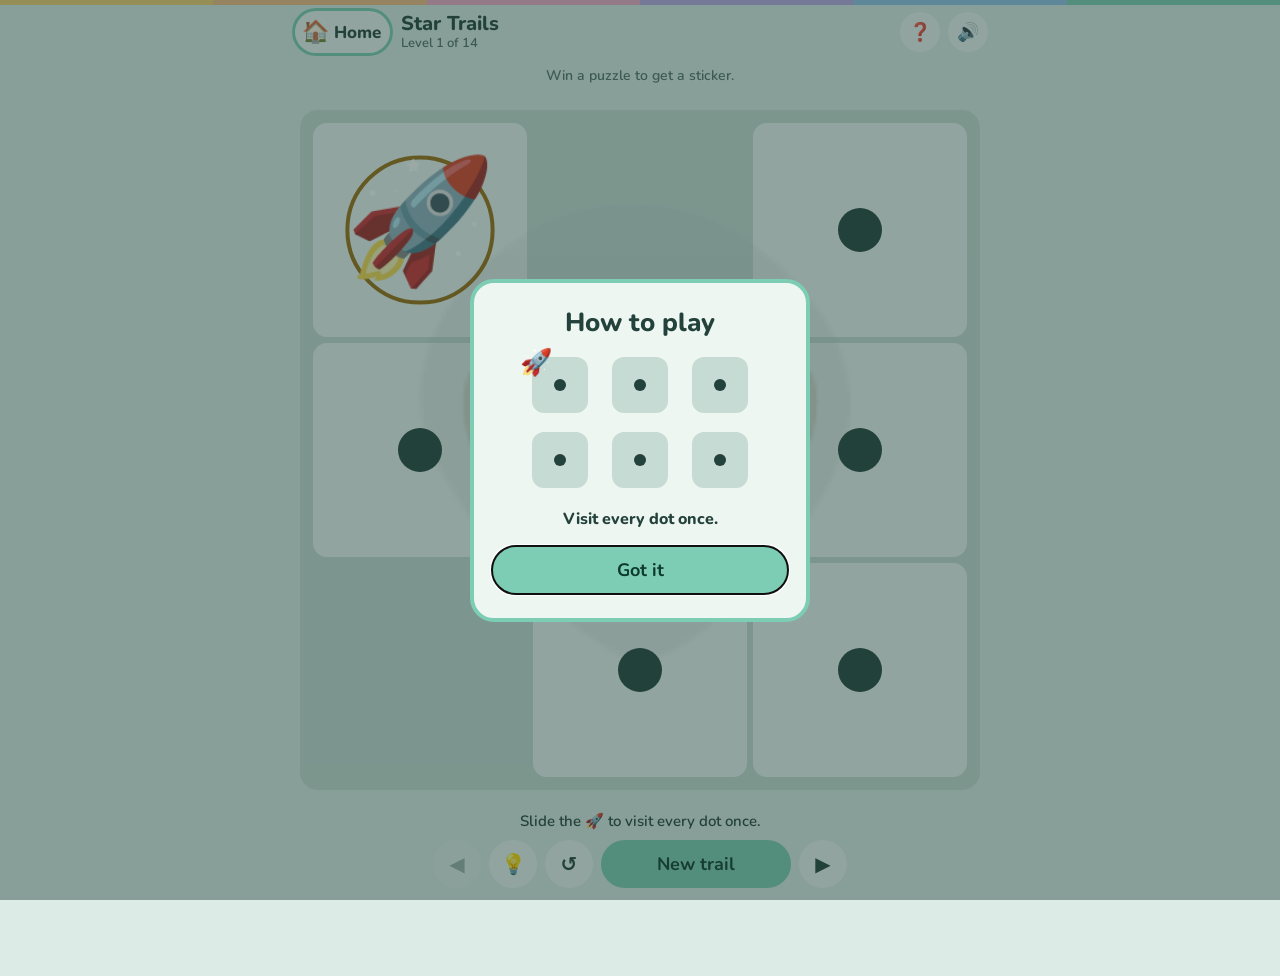
<file: star-trails/index.html>
<!DOCTYPE html>
<html lang="en"><head><meta charset="utf-8">
<meta name="viewport" content="width=device-width,initial-scale=1,viewport-fit=cover">
<meta name="theme-color" content="#DCEBE6">
<title>Star Trails · Little Logic Lab</title>
<link rel="preconnect" href="https://fonts.googleapis.com"><link rel="preconnect" href="https://fonts.gstatic.com" crossorigin>
<link href="https://fonts.googleapis.com/css2?family=Nunito:wght@600;700;800&display=swap" rel="stylesheet">
<link rel="stylesheet" href="../shared/lab.css">
<script src="../shared/lab.js"></script>
<style>
body{--accent:var(--mint);--on-accent:var(--on-mint)}
#c{touch-action:none;display:block}
</style>
</head><body>
<main class="screen">
  <header class="hdr"><a class="home-btn" href="../index.html"><span aria-hidden="true">🏠</span> Home</a><div class="ttl"><h1>Star Trails</h1><span class="lvl" id="lv"></span></div></header>
  <div class="caption stk" id="stk"></div>
  <div class="play" id="play"><div class="board"><canvas id="c"></canvas></div></div>
  <div class="msg" id="msg" aria-live="polite"></div>
  <div class="btns">
    <button class="btn icon" id="prev" aria-label="Previous level">◀</button>
    <button class="btn icon" id="hb" aria-label="Hint">💡</button>
    <button class="btn icon" id="rb" aria-label="Start again">↺</button>
    <button class="btn main" id="kb">New trail</button>
    <button class="btn icon" id="next" aria-label="Next level">▶</button>
  </div>
</main>
<script>
const $=id=>document.getElementById(id),cv=$('c'),X=cv.getContext('2d');
const EM=['🚀','🪐','🌙','⭐','🛸','👽','☄️','🌍','🌞','🛰️'];
// rung: [grid n, [min,max] obstacles, target chance a random attempt succeeds, start (c=corner,a=any)]
const RG=[[3,[1,2],.5,'c'],[3,[1,3],.4,'a'],[4,[2,5],.5,'c'],[4,[2,6],.4,'a'],[4,[3,7],.33,'a'],[5,[5,11],.4,'c'],[5,[5,12],.33,'a'],[5,[6,13],.28,'a'],[5,[6,14],.25,'a'],[6,[10,20],.33,'a'],[6,[10,21],.25,'a'],[6,[11,22],.2,'a'],[7,[14,24],.15,'a'],[7,[12,22],.1,'a']];
const D=[[1,0],[-1,0],[0,1],[0,-1]],MAXR=RG.length-1,GID='trails';
let S;try{S=JSON.parse(localStorage.getItem('st1'))}catch(e){}
S=S||{rung:0,clean:0,hard:0,n:0,log:[],stk:[]};
// stickers now live in the shared sticker book; bring over any collected before
if(S.stk&&S.stk.length&&!(Lab.game('trails').stk||[]).length){Lab.game('trails').stk=S.stk.slice(-60);Lab.save()}
Lab.setupGame({id:'trails',
  demo:'trails',caption:'Visit every dot once.',
  stickers:['🚀','🪐','🌙','⭐','🛸','👽','☄️','🌍','🌞','🛰️']});
const save=()=>{try{localStorage.setItem('st1',JSON.stringify(S))}catch(e){}};
const sh=a=>{for(let i=a.length-1;i>0;i--){const j=Math.random()*(i+1)|0;[a[i],a[j]]=[a[j],a[i]]}return a};
const nb=(n,c)=>{const x=c%n,y=c/n|0,r=[];for(const[dx,dy]of D){const X=x+dx,Y=y+dy;if(X>=0&&Y>=0&&X<n&&Y<n)r.push(Y*n+X)}return r};
// count completions (capped), also returns first one found
function count(n,open,path,cap,budget){const seen=new Uint8Array(n*n),st=[];let left=0,cnt=0,k=0,first=null;
 for(let i=0;i<n*n;i++)if(open[i])left++;path.forEach(c=>{seen[c]=1;left--});
 const go=(c,l)=>{if(l==0){if(!cnt)first=st.slice();cnt++;return}if(cnt>=cap||++k>budget)return;
  for(const q of nb(n,c)){if(!open[q]||seen[q])continue;seen[q]=1;st.push(q);go(q,l-1);st.pop();seen[q]=0;if(cnt>=cap||k>budget)return}};
 go(path[path.length-1],left);return{cnt,over:k>budget,first}}
function reach(n,open,path){const seen=new Uint8Array(n*n),v=new Uint8Array(n*n);let tot=0,f=0;
 path.forEach(c=>seen[c]=1);for(let i=0;i<n*n;i++)if(open[i]&&!seen[i])tot++;
 const s=[path[path.length-1]];v[s[0]]=1;
 while(s.length)for(const q of nb(n,s.pop()))if(open[q]&&!seen[q]&&!v[q]){v[q]=1;f++;s.push(q)}
 return f==tot}
// stuck = the dots left can't all be reached any more (the quick finisher is tried first, the full search after)
const isD=()=>{if(!reach(G.n,G.open,P))return true;if(complete(G.n,G.open,P,20))return false;const r=count(G.n,G.open,P,1,50000);return!r.over&&r.cnt==0};
let G,P,M,doomed,done,hint,drag,lastBad,SZ=280,lastEm,area={w:300,h:300},C={};
// Finish a trail quickly: always step to the free neighbour with the fewest free neighbours of its own
// (ties broken at random). Tries a few times; returns the rest of the trail, or null if every try got stuck.
function complete(n,open,path,tries=30){
 for(let t=0;t<tries;t++){const seen=new Uint8Array(n*n);path.forEach(c=>seen[c]=1);let left=0;for(let i=0;i<n*n;i++)if(open[i]&&!seen[i])left++;
  const out=[];let c=path[path.length-1];
  while(left){const o=nb(n,c).filter(q=>open[q]&&!seen[q]);if(!o.length)break;
   const deg=q=>nb(n,q).filter(z=>open[z]&&!seen[z]).length;let best=9,pick=[];
   for(const q of o){const d=deg(q);if(d<best){best=d;pick=[q]}else if(d==best)pick.push(q)}
   c=pick[Math.random()*pick.length|0];seen[c]=1;out.push(c);left--}
  if(!left)return out}
 return null}
function trial(n,open,s){const seen=new Uint8Array(n*n);seen[s]=1;let c=s,left=-1;for(let i=0;i<n*n;i++)if(open[i])left++;
 for(;;){const o=nb(n,c).filter(q=>open[q]&&!seen[q]);if(!o.length)return left==0?1:0;c=o[Math.random()*o.length|0];seen[c]=1;left--}}
const est=(n,open,s)=>{let w=0;for(let i=0;i<250;i++)w+=trial(n,open,s);return w/250};
// random self-avoiding path of L cells
function walk(n,L,s){const seen=new Uint8Array(n*n),p=[s];seen[s]=1;let k=0;
 const go=()=>{if(p.length==L)return 1;if(++k>60000)return 0;for(const q of sh(nb(n,p[p.length-1]))){if(seen[q])continue;seen[q]=1;p.push(q);if(go())return 1;p.pop();seen[q]=0;if(k>60000)return 0}return 0};
 return go()?p:null}
// big boards (6×6 and up): draw a hidden trail first and make every other box a gap, so a solution always exists;
// keep the try whose random-attempt success rate is closest to the target
function makeByPath(r){const[n,[lo,hi],tg]=RG[r];let best=null,bd=9;
 for(let t=0;t<16&&bd>=.03;t++){const L=n*n-(lo+(Math.random()*(hi-lo+1)|0)),s=Math.random()*n*n|0,p=walk(n,L,s);if(!p)continue;
  const open=new Uint8Array(n*n);p.forEach(c=>open[c]=1);const q=est(n,open,s),d=Math.abs(q-tg);
  if(d<bd){bd=d;best={n,open,start:s,cnt:L,p:q,sig:open.join('')+s}}}
 return best}
function make(r){if(RG[r][0]>=6){const b=makeByPath(r);if(b)return b}
 const[n,[lo,hi],tg,sm]=RG[r];let best=null,bd=9;
 for(let t=0;t<14&&bd>=.04;t++){
  const s=sm=='c'?[0,n-1,n*(n-1),n*n-1][Math.random()*4|0]:Math.random()*n*n|0,idx=[...Array(n*n).keys()].filter(i=>i!=s),open=new Uint8Array(n*n).fill(1),cs=sh(idx.slice());
  for(let i=lo+(Math.random()*(hi-lo+1)|0);i>0;i--)open[cs[i]]=0;
  let p=reach(n,open,[s])?est(n,open,s):0,d=p?Math.abs(p-tg):9;
  // hill-climb: move/add/remove obstacles, keep changes that bring the random-attempt success rate closer to the target
  for(let it=0;it<120&&d>=.03;it++){const o=open.slice(),bl=idx.filter(i=>!o[i]),fr=idx.filter(i=>o[i]),m=Math.random(),pk=a=>a[Math.random()*a.length|0];
   if(m<.25&&bl.length>lo)o[pk(bl)]=1;else if(m<.5&&bl.length<hi)o[pk(fr)]=0;else if(bl.length&&fr.length){o[pk(bl)]=1;o[pk(fr)]=0}
   if(!reach(n,o,[s]))continue;const q=est(n,o,s),dq=q?Math.abs(q-tg):9;if(dq<d){open.set(o);d=dq;p=q}}
  if(p&&d<bd){bd=d;best={n,open:open.slice(),start:s,cnt:open.reduce((a,b)=>a+b,0),p,sig:open.join('')+s}}}
 return best||(r>0?make(r-1):null)}
let lastSig;
const intro='Slide the 🚀 to visit every dot once.';
function nxt(){let k=0;do G=make(S.rung);while(G.sig==lastSig&&++k<5);lastSig=G.sig;let e;do e=EM[Math.random()*EM.length|0];while(e==lastEm);G.em=lastEm=e;G.t0=Date.now();
 Lab.hideWin();Lab.setLevel(GID,S.rung);Lab.puzzleStart(GID);
 P=[G.start];M={moves:0,undo:0,doom:0,hint:0,bad:0,rs:0,look:[],pause:0,last:Date.now(),dAt:0,dMax:0};
 doomed=done=false;hint=null;lastBad=-1;
 $('lv').textContent='Level '+(S.rung+1)+' of '+RG.length;$('prev').disabled=S.rung==0;$('next').disabled=S.rung==MAXR;
 Lab.showStickers();
 fit();msg(intro,true)}
let mt;function msg(t,stay){Lab.msg(t);clearTimeout(mt);if(t&&!stay)mt=setTimeout(()=>Lab.msg(''),3500)}
// sound (follows the home page sound switch)
const PEN=[0,2,4,7,9],nf=i=>262*Math.pow(2,(PEN[i%5]+12*Math.floor(i/5))/12);
function tone(k){if(k=='step')Lab.sfx('step',P.length%15);else if(k=='undo')Lab.sfx('undo')}
// moves
// ---------- logic tracker: forced moves, cutting the board, fixing dead ends ----------
const freeAfter=p=>{const s=new Set();for(let i=0;i<G.n*G.n;i++)if(G.open[i]&&!p.includes(i))s.add(i);return s};
function doomedAfter(p){if(!reach(G.n,G.open,p))return true;if(complete(G.n,G.open,p,10))return false;const r=count(G.n,G.open,p,1,20000);return!r.over&&r.cnt==0}
// the moves the rocket could make now, and which of them keep the trail finishable / keep the board in one piece
function choices(){const h=P[P.length-1],free=freeAfter(P),c=nb(G.n,h).filter(x=>free.has(x));
  return c.map(x=>({x,ok:!doomedAfter([...P,x]),cuts:freeAfter([...P,x]).size>0&&!reach(G.n,G.open,[...P,x])}))}
function snapST(q){const n=G.n,cells=[];for(let i=0;i<n*n;i++){const on=P.includes(i)||i==q;
  cells.push([!G.open[i]?'':i==q?'🚀':on?'':'•',(on?'path':'')+(i==q?' hl':'')])}return{cols:n,cells}}
function trackStep(q){if(doomed)return;const ch=choices();if(ch.length<2)return;
  const good=ch.filter(c=>c.ok),me=ch.find(c=>c.x==q);if(!me)return;
  if(good.length==1){   // only one move keeps the trail finishable: a forced move
    if(me.ok)Lab.logic('forced','used',{snap:snapST(q),cap:'That dot had only one way left to reach it, so they went there straight away.'});
    else Lab.logic('forced','missed');return}
  if(ch.some(c=>c.cuts)){
    if(me.cuts)Lab.logic('cut','missed');
    else Lab.logic('cut','used',{snap:snapST(q),cap:'They chose a move that kept all the dots joined up.'})}}
function step(q){const now=Date.now();
 if(P.length>1&&q==P[P.length-2]){P.pop();M.undo++;tone('undo');if(doomed&&!isD()){doomed=false;M.look.push(M.dMax-M.dAt);msg('Nice fix!');
   Lab.logic('back','used',{snap:snapST(P[P.length-1]),cap:'They got stuck, slid back to where it went wrong and found a way through.'})}return 1}
 if(!G.open[q]){if(q!=lastBad){M.bad++;lastBad=q}return 0}
 if(!P.includes(q))trackStep(q);
 if(P.includes(q))return 0;
 M.pause=Math.max(M.pause,now-M.last);M.last=now;P.push(q);M.moves++;tone('step');
 if(P.length==2&&!doomed)msg('');
 if(doomed)M.dMax=Math.max(M.dMax,P.length);
 if(P.length==G.cnt){win();return 0}
 if(!doomed&&isD()){doomed=true;M.doom++;M.dAt=P.length-1;M.dMax=P.length;msg('Oh no, stuck that way! Slide back ⬅️',true);Lab.wobble(cv)}
 return 1}
function move(e){if(done)return;const r=cv.getBoundingClientRect(),n=G.n,fx=(e.clientX-r.left)/r.width*n,fy=(e.clientY-r.top)/r.height*n,tx=Math.floor(fx),ty=Math.floor(fy);
 if(tx<0||ty<0||tx>=n||ty>=n)return;const ux=fx-tx,uy=fy-ty;if(ux<.15||ux>.85||uy<.15||uy>.85)return;
 for(let k=0;k<8&&!done;k++){const h=P[P.length-1],hx=h%n,hy=h/n|0;if(hx==tx&&hy==ty)return;const dx=tx-hx,dy=ty-hy;
  if(!step(Math.abs(dx)>=Math.abs(dy)?hy*n+hx+Math.sign(dx):(hy+Math.sign(dy))*n+hx))return}}
cv.onpointerdown=e=>{if(done)return;cv.setPointerCapture(e.pointerId);drag=1;move(e)};
cv.onpointermove=e=>{if(drag)move(e)};cv.onpointerup=cv.onpointercancel=()=>drag=0;
// adapt: two clean solves move up a level, two hard ones move down
function finish(res){if(doomed)M.look.push(M.dMax-M.dAt);const t=Date.now()-G.t0,
 clean=res=='solved'&&!M.doom&&!M.hint&&M.undo<=1,hard=res!='solved'||M.hint>=2||M.doom>=3||M.rs>=2;
 S.log.push({ts:Date.now(),r:S.rung,n:G.n,open:G.cnt,p:+(G.p||0).toFixed(2),res,t,mv:M.moves,un:M.undo,doom:M.doom,look:M.look,hint:M.hint,bad:M.bad,rs:M.rs,pause:M.pause,cl:clean?1:hard?-1:0});S.log=S.log.slice(-200);
 const warm=S.n<3;S.n++;
 if(warm){if(clean)S.rung=Math.min(S.rung+2,MAXR);else if(hard)S.rung=Math.max(S.rung-1,0)}
 else if(clean){S.hard=0;if(++S.clean>=2){S.rung=Math.min(S.rung+1,MAXR);S.clean=0}}
 else if(hard){S.clean=0;if(++S.hard>=2){S.rung=Math.max(S.rung-1,0);S.hard=0}}
 else S.clean=S.hard=0;
 if(res=='solved'){S.stk.push(G.em);S.stk=S.stk.slice(-40)}save()}
function win(){done=true;finish('solved');msg('You visited every dot!',true);
 setTimeout(()=>{Lab.win({game:GID,hero:G.em,sticker:G.em,lesson:'A trail that visits every dot once is a clever path.',next:nxt,nextLabel:'Next trail'})},900)}
// choosing a level by hand: go there and start counting clean/hard puzzles afresh
const goLv=r=>{S.rung=Math.max(0,Math.min(MAXR,r));S.clean=S.hard=0;save();nxt()};
$('prev').onclick=()=>goLv(S.rung-1);$('next').onclick=()=>goLv(S.rung+1);
$('kb').onclick=()=>{if(!done){finish('skip');nxt()}};
$('rb').onclick=()=>{if(done)return;M.rs++;if(doomed){M.look.push(M.dMax-M.dAt);Lab.logic('back','missed')}P=[G.start];doomed=false;msg(intro,true)};
$('hb').onclick=()=>{if(done)return;if(doomed){msg('Slide back a bit first ⬅️');return}
 Lab.hintUsed();{const ch=choices(),g=ch.filter(c=>c.ok);if(ch.length>1&&g.length==1)Lab.logic('forced','hint')}
 const r={first:complete(G.n,G.open,P,40)||count(G.n,G.open,P,1,60000).first};if(r.first){M.hint++;Lab.sfx('hint');hint={c:[P[P.length-1],...r.first.slice(0,3)],u:Date.now()+3000};msg('Follow the gold dashes.')}};
// draw (colours come from the shared Sea glass tokens, so dim mode applies too)
function colours(){const cs=getComputedStyle(document.documentElement),g=k=>cs.getPropertyValue(k).trim();
 C={raised:g('--raised'),text:g('--text'),given:g('--given'),
  // the trail steps through the Lab's colours, two dots per colour (a shade deeper than the tiles so it shows on light boxes)
  path:['#5BBF9F','#6FB0DE','#A38FDB','#EC92B8','#F2A766','#E9BD48']}}
function fit(){const s=Math.max(180,Math.min(area.w,area.h,680)-20)|0,d=devicePixelRatio||1;cv.style.width=cv.style.height=s+'px';cv.width=cv.height=s*d;X.setTransform(d,0,0,d,0,0);SZ=s;colours()}
function draw(now){if(!G)return;X.clearRect(0,0,SZ,SZ);const n=G.n,c=SZ/n,ct=i=>[(i%n+.5)*c,((i/n|0)+.5)*c];
 for(let i=0;i<n*n;i++){if(!G.open[i])continue;X.fillStyle=C.raised;X.beginPath();const x=i%n*c+3,y=(i/n|0)*c+3;X.roundRect?X.roundRect(x,y,c-6,c-6,Math.min(14,c*.22)):X.rect(x,y,c-6,c-6);X.fill()}
 X.globalAlpha=done?1:.08+.5*P.length/G.cnt;X.font=SZ*(done?.7:.62)+'px serif';X.textAlign='center';X.textBaseline='middle';X.fillText(G.em,SZ/2,SZ*.53);X.globalAlpha=1;
 X.lineCap=X.lineJoin='round';X.lineWidth=c*.26;if(done)X.globalAlpha=.55;
 for(let i=1;i<P.length;i++){const[a,b]=ct(P[i-1]),[x,y]=ct(P[i]);X.strokeStyle=C.path[((i-1)>>1)%C.path.length];X.beginPath();X.moveTo(a,b);X.lineTo(x,y);X.stroke()}
 X.globalAlpha=1;X.fillStyle=C.text;
 for(let i=0;i<n*n;i++)if(G.open[i]&&!P.includes(i)){const[x,y]=ct(i);X.beginPath();X.arc(x,y,c*.1,0,7);X.fill()}
 if(hint&&Date.now()<hint.u){X.setLineDash([c*.14,c*.14]);X.strokeStyle=C.given;X.lineWidth=c*.1;X.beginPath();hint.c.forEach((q,i)=>{const[x,y]=ct(q);i?X.lineTo(x,y):X.moveTo(x,y)});X.stroke();X.setLineDash([])}
 if(!done){const[hx,hy]=ct(P[P.length-1]);if(P.length==1){X.strokeStyle=C.given;X.lineWidth=4;X.beginPath();X.arc(hx,hy,c*(.3+(Lab.reduced()?0:.04*Math.sin(now/200))),0,7);X.stroke()}
  X.font=c*.55+'px serif';X.fillText('🚀',hx,hy)}}
function loop(t){draw(t);requestAnimationFrame(loop)}
// the grown-ups' details for this game are in the Grown-ups corner (grown-ups/), read from st1
Lab.fit($('play'),(w,h)=>{area={w,h};if(G)fit()});
nxt();requestAnimationFrame(loop);
</script>
</body></html>
</file>
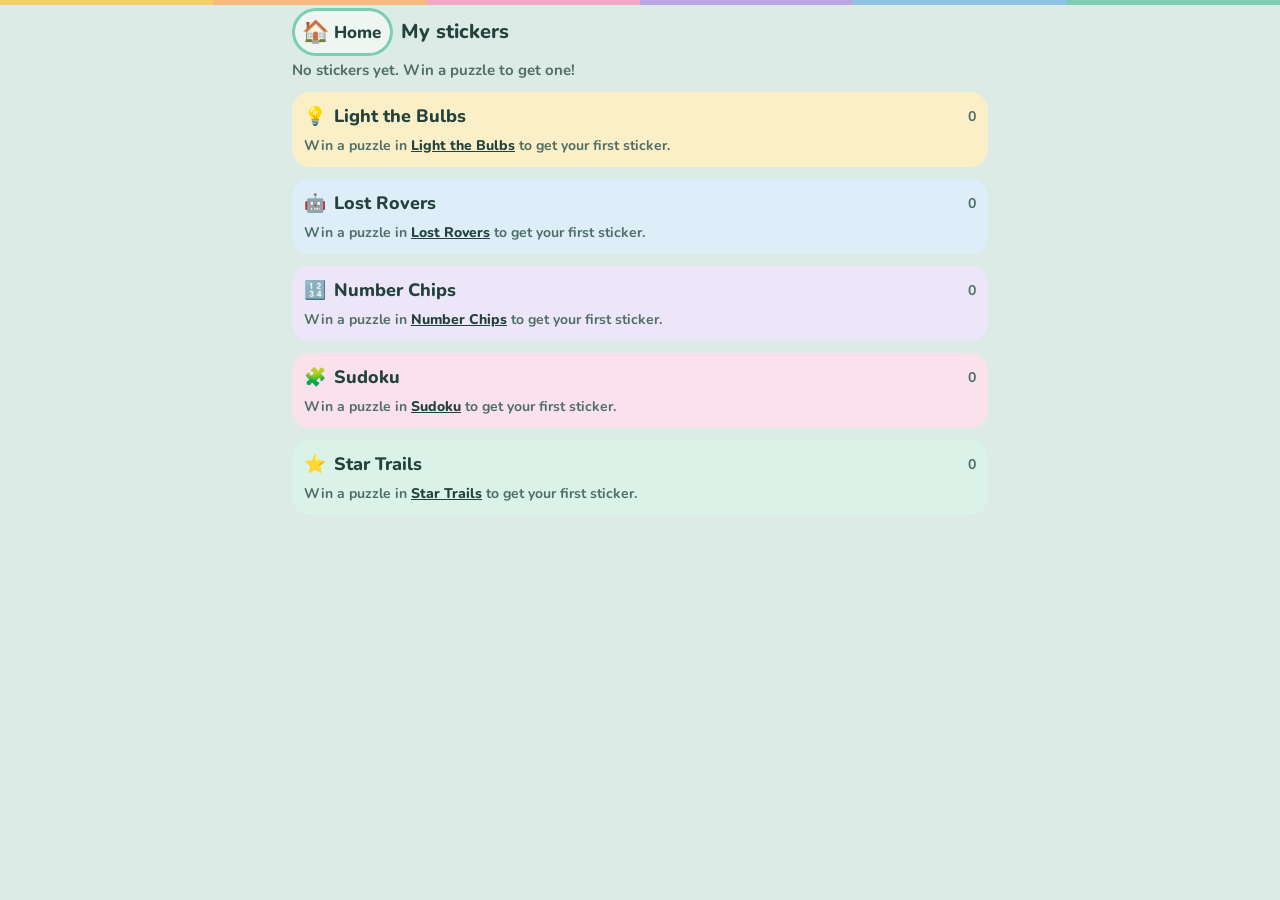
<file: stickers/index.html>
<!DOCTYPE html>
<html lang="en"><head><meta charset="utf-8">
<meta name="viewport" content="width=device-width,initial-scale=1,viewport-fit=cover">
<meta name="theme-color" content="#DCEBE6">
<title>My stickers · Little Logic Lab</title>
<link rel="preconnect" href="https://fonts.googleapis.com"><link rel="preconnect" href="https://fonts.gstatic.com" crossorigin>
<link href="https://fonts.googleapis.com/css2?family=Nunito:wght@600;700;800&display=swap" rel="stylesheet">
<link rel="stylesheet" href="../shared/lab.css">
<script src="../shared/lab.js"></script>
<style>
/* the sticker book scrolls like a normal page (it is not a one-screen game) */
.book{max-width:var(--max);margin:0 auto;padding:calc(8px + env(safe-area-inset-top)) var(--edge) 24px}
.total{font-size:15px;font-weight:700;color:var(--text-soft);margin:4px 0 12px}
.game{border-radius:var(--r-panel);padding:12px;margin-bottom:12px;background:var(--tint)}
.game h2{margin:0 0 8px;font-size:18px;font-weight:800;display:flex;align-items:center;gap:8px}
.game h2 .n{margin-left:auto;font-size:14px;font-weight:700;color:var(--text-soft)}
.page{display:grid;grid-template-columns:repeat(auto-fill,minmax(52px,1fr));gap:8px}
.st{aspect-ratio:1;border-radius:var(--r-cell);background:var(--raised);display:flex;align-items:center;justify-content:center;font-size:30px;position:relative}
.st b{position:absolute;right:4px;bottom:2px;font-size:12px;font-weight:800;color:var(--text-soft)}
.st.new{animation:pop .4s both}
.st.blank{background:transparent;outline:2px dashed var(--line);outline-offset:-4px}
.none{font-size:14px;font-weight:700;color:var(--text-soft);margin:2px 0 0}
.none a{color:var(--text);font-weight:800}
</style>
</head><body>
<main class="book">
  <header class="hdr"><a class="home-btn" href="../index.html"><span aria-hidden="true">🏠</span> Home</a><div class="ttl"><h1>My stickers</h1></div></header>
  <p class="total" id="total"></p>
  <div id="games"></div>
</main>
<script>
// one section per game, in the same order and colours as the home page. Same stickers are stacked
// with a little count, so a big collection stays tidy; empty spots hint that there is more to win.
const GAMES=[
  {id:'bulbs',name:'Light the Bulbs',icon:'💡',c:'sun',href:'../light-the-bulbs/'},
  {id:'rovers',name:'Lost Rovers',icon:'🤖',c:'sky',href:'../lost-rovers/'},
  {id:'chips',name:'Number Chips',icon:'🔢',c:'lavender',href:'../number-chips/'},
  {id:'sudoku',name:'Sudoku',icon:'🧩',c:'pink',href:'../sudoku/'},
  {id:'trails',name:'Star Trails',icon:'⭐',c:'mint',href:'../star-trails/'}];
let all=0;
document.getElementById('games').innerHTML=GAMES.map(g=>{
  const s=Lab.game(g.id).stk||[];all+=s.length;
  const counts=new Map();s.forEach(x=>counts.set(x,(counts.get(x)||0)+1));
  const tiles=[...counts].map(([e,k],i)=>'<div class="st new" style="animation-delay:'+(i*.04)+'s" aria-label="'+k+' of '+e+'">'+e+(k>1?'<b>×'+k+'</b>':'')+'</div>').join('');
  const blanks=Math.max(0,4-counts.size);
  return '<section class="game" style="--tint:var(--'+g.c+'-t)"><h2><span aria-hidden="true">'+g.icon+'</span>'+g.name+'<span class="n">'+s.length+'</span></h2>'+
    (s.length?'<div class="page">'+tiles+'<div class="st blank"></div>'.repeat(blanks)+'</div>'
             :'<p class="none">Win a puzzle in <a href="'+g.href+'">'+g.name+'</a> to get your first sticker.</p>')+'</section>'}).join('');
document.getElementById('total').textContent=all?'You have '+all+' sticker'+(all==1?'':'s')+'!':'No stickers yet. Win a puzzle to get one!';
</script>
</body></html>
</file>
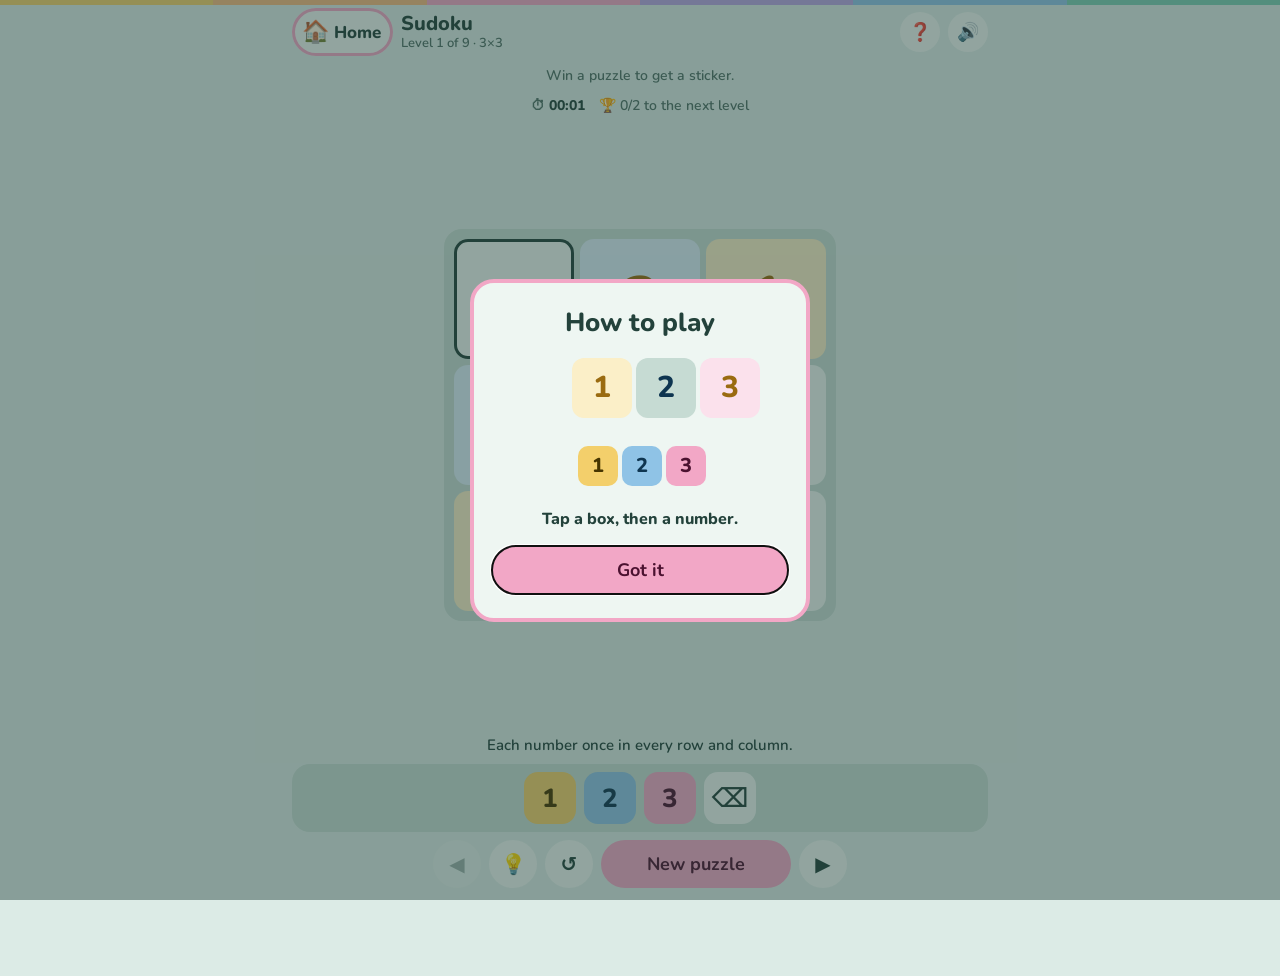
<file: sudoku/index.html>
<!DOCTYPE html>
<html lang="en"><head><meta charset="utf-8">
<meta name="viewport" content="width=device-width,initial-scale=1,viewport-fit=cover">
<meta name="theme-color" content="#DCEBE6">
<title>Sudoku · Little Logic Lab</title>
<link rel="preconnect" href="https://fonts.googleapis.com"><link rel="preconnect" href="https://fonts.gstatic.com" crossorigin>
<link href="https://fonts.googleapis.com/css2?family=Nunito:wght@600;700;800&display=swap" rel="stylesheet">
<link rel="stylesheet" href="../shared/lab.css">
<script src="../shared/lab.js"></script>
<style>
body{--accent:var(--pink);--on-accent:var(--on-pink)}
.grid{display:grid;gap:var(--g)}
.cell{width:var(--s);height:var(--s);border-radius:min(var(--r-cell),calc(var(--s)*.22));background:var(--raised);
  display:flex;align-items:center;justify-content:center;font-size:calc(var(--s)*.52);font-weight:800;cursor:pointer;transition:box-shadow .15s,background .3s}
.cell.given{color:var(--given);cursor:default}
.cell.sel{box-shadow:inset 0 0 0 3px var(--ring)}
.cell.clash{box-shadow:inset 0 0 0 3px var(--nudge)}
.cell.sel.clash{box-shadow:inset 0 0 0 3px var(--ring),inset 0 0 0 6px var(--nudge)}
/* each number has its own colour: a soft tint in the grid, the full colour on its button */
.n1{--nt:var(--sun-t);--nf:var(--sun);--nd:var(--on-sun)}
.n2{--nt:var(--sky-t);--nf:var(--sky);--nd:var(--on-sky)}
.n3{--nt:var(--pink-t);--nf:var(--pink);--nd:var(--on-pink)}
.n4{--nt:var(--mint-t);--nf:var(--mint);--nd:var(--on-mint)}
.n5{--nt:var(--lavender-t);--nf:var(--lavender);--nd:var(--on-lavender)}
.cell[class*=" n"]{background:var(--nt);color:var(--nd)}
.cell.given[class*=" n"]{color:var(--given)}
#pad .chip[class*=" n"]{background:var(--nf);color:var(--nd)}
#pad .chip.on{box-shadow:0 0 0 3px var(--ring)}
.solved .cell{background:var(--mint);color:var(--on-mint)}
#stats{display:flex;justify-content:center;gap:14px;flex-wrap:wrap}
#stats b{color:var(--text);font-weight:800}
</style>
</head><body>
<main class="screen">
  <header class="hdr"><a class="home-btn" href="../index.html"><span aria-hidden="true">🏠</span> Home</a><div class="ttl"><h1>Sudoku</h1><span class="lvl" id="lv"></span></div></header>
  <div class="caption" id="stats"></div>
  <div class="play" id="play"><div class="board"><div id="grid"></div></div></div>
  <div class="msg" id="msg" aria-live="polite"></div>
  <div class="tray" id="pad"></div>
  <div class="btns">
    <button class="btn icon" id="prev" aria-label="Previous level">◀</button>
    <button class="btn icon" id="hint" aria-label="Hint">💡</button>
    <button class="btn icon" id="reset" aria-label="Start again">↺</button>
    <button class="btn main" id="new">New puzzle</button>
    <button class="btn icon" id="next" aria-label="Next level">▶</button>
  </div>
</main>
<script>
const GID='sudoku',KEY='lll.sudoku';
// Sudoku's stickers are its rewards: 💎 no mistakes and a best time, ❤️ few mistakes or quick, 😊 for every other win
Lab.setupGame({id:GID,
  demo:'sudoku',caption:'Tap a box, then a number.',
  stickers:['😊']});
const M={
  3:{steps:[5,4,3],t:[[1,1],[1,2],[2,2]],boxW:3,boxH:1,next:4,need:2},
  4:{steps:[9,7,6],t:[[1,2],[2,2],[2,3]],boxW:2,boxH:2,next:5,need:3},
  5:{steps:[14,11,9],t:[[2,2],[2,3],[3,3]],boxW:5,boxH:1,next:3,need:4}};
// t: per step, [lowest, highest] thinking tier a puzzle may need (see tierSolveSd): harder as steps and grids go up
const DEF={size:3,step:0,wins:0,best:null,gems:0,hearts:0,smiles:0};
const PRAISE=['You did it!','Great thinking!','Puzzle solved!','Super sorting!','Brain power!'];
const $=i=>document.getElementById(i);
let S;try{S=JSON.parse(localStorage.getItem(KEY))}catch(e){}
S=Object.assign({},DEF,S||{});if(!M[S.size])S={...DEF};
const save=()=>{try{localStorage.setItem(KEY,JSON.stringify(S))}catch(e){}};
// levels 1–9: the 3×3, 4×4 and 5×5 grids, three steps each
const SIZES=[3,4,5],LAST=SIZES.length*3-1,lvOf=()=>SIZES.indexOf(S.size)*3+S.step;
function setLv(k){k=Math.max(0,Math.min(LAST,k));S.size=SIZES[k/3|0];S.step=k%3;S.wins=0;S.best=null;save()}

let n,cfg,sol,board,given,sel=-1,hist=[],timer=null,secs=0,errors=0,hints=0,done=false,area={w:300,h:300};

function fillGrid(g){ // random full grid that follows row, column and box rules
  for(let i=0;i<n*n;i++)if(!g[i]){
    for(const v of [...Array(n).keys()].map(x=>x+1).sort(()=>Math.random()-.5)){
      if(ok(g,i,v)){g[i]=v;if(fillGrid(g))return true;g[i]=0}}
    return false}
  return true}
function ok(g,i,v){const r=i/n|0,c=i%n,{boxW,boxH}=cfg;
  for(let k=0;k<n;k++)if(g[r*n+k]==v||g[k*n+c]==v)return false;
  const br=r-r%boxH,bc=c-c%boxW;
  for(let y=0;y<boxH;y++)for(let x=0;x<boxW;x++)if(g[(br+y)*n+bc+x]==v)return false;
  return true}

// Kid-level solver with thinking tiers (the same rules the logic tracker looks for), always trying the easiest first:
//  1 last one missing in a row, column (or box), 2 once per row and column (and box on 4x4) leaves one number,
//  3 only place for a number in a line, 4 testing an idea (if this were 2, some box would have no number left).
// Returns {left: boxes it could not fill, top: highest tier it needed}.
function tierSolveSd(vals,maxT){let v=vals.slice(),top=1;const box=cfg.boxW>1&&cfg.boxH>1;
  const row=i=>[...Array(n)].map((_,j)=>(i/n|0)*n+j),col=i=>[...Array(n)].map((_,j)=>j*n+i%n);
  const bx=i=>{const r=i/n|0,c=i%n,br=r-r%cfg.boxH,bc=c-c%cfg.boxW,o=[];for(let y=0;y<cfg.boxH;y++)for(let x=0;x<cfg.boxW;x++)o.push((br+y)*n+bc+x);return o};
  const lines=i=>[row(i),col(i)].concat(box?[bx(i)]:[]);
  const cand=(v,i)=>{const u=new Set(lines(i).flat().filter(j=>j!=i).map(j=>v[j]).filter(Boolean));return[...Array(n)].map((_,k)=>k+1).filter(x=>!u.has(x))};
  function one(v,mt){
    for(let i=0;i<n*n;i++){if(v[i])continue;if(!cand(v,i).length)return-1}
    for(let t=1;t<=Math.min(mt,3);t++)for(let i=0;i<n*n;i++){if(v[i])continue;let x=0;
      if(t==1){for(const L of lines(i)){const o=L.filter(j=>j!=i).map(j=>v[j]);if(o.every(Boolean)&&new Set(o).size==n-1)x=[...Array(n)].map((_,k)=>k+1).find(y=>!o.includes(y))}}
      if(t==2){const c=cand(v,i);if(c.length==1)x=c[0]}
      if(t==3){for(const L of lines(i)){for(const y of cand(v,i)){if(L.some(j=>v[j]==y))continue;if(L.filter(j=>!v[j]&&cand(v,j).includes(y)).length==1){x=y;break}}if(x)break}}
      if(x){v[i]=x;return t}}
    return 0}
  const run=(v,mt)=>{let hi=1;for(;;){const t=one(v,mt);if(t<0)return-1;if(!t)return hi;hi=Math.max(hi,t)}};
  for(;;){const r=run(v,maxT);if(r<0)return{left:[...Array(n*n).keys()].filter(i=>!v[i]),top:-1};top=Math.max(top,r);
    if(v.every(Boolean)||maxT<4)break;
    let found=false;
    for(let i=0;i<n*n&&!found;i++){if(v[i])continue;const ok=[];
      for(const x of cand(v,i)){const c=v.slice();c[i]=x;if(run(c,3)>=0)ok.push(x)}
      if(ok.length==1){v[i]=ok[0];found=true;top=4}}
    if(!found)break}
  return{left:[...Array(n*n).keys()].filter(i=>!v[i]),top}}
function start(){
  n=S.size;cfg=M[n];sol=Array(n*n).fill(0);fillGrid(sol);
  // choose which numbers to show so the puzzle needs this step's kind of thinking (cfg.t): harder as the steps and
  // grids go up, never too early. This also makes sure it has only one answer. After many tries, relax the
  // lowest tier; after many more, show the number where the solver gets stuck.
  let keep;const tr=cfg.t[S.step],want=cfg.steps[S.step],solve=k=>tierSolveSd(sol.map((v,i)=>k.has(i)?v:0),tr[1]);
  // steps that must need harder thinking: start from the full answer and take numbers away one at a time, only
  // while it stays solvable within this step's tiers (this quickly finds puzzles that need the harder tier)
  const dig=()=>{const k=new Set([...Array(n*n).keys()]);for(const i of[...k].sort(()=>Math.random()-.5)){if(k.size<=want)break;
      k.delete(i);if(solve(k).left.length)k.add(i)}return k};
  for(let t=0;t<2000;t++){keep=tr[0]>=3?dig():new Set([...Array(n*n).keys()].sort(()=>Math.random()-.5).slice(0,want));
    const r=solve(keep);
    if(keep.size==want&&!r.left.length&&r.top>=(t<(tr[0]>=3?40:1500)?tr[0]:1))break;
    if(t==1999){let left;while((left=solve(keep).left).length)keep.add(left[0])}}
  board=sol.map((v,i)=>keep.has(i)?v:0);given=keep;
  sel=[...Array(n*n).keys()].find(i=>!given.has(i));hist=[];errors=0;hints=0;done=false;secs=0;
  Lab.hideWin();$('grid').classList.remove('solved');
  const lv=lvOf();$('lv').textContent='Level '+(lv+1)+' of '+(LAST+1)+' · '+n+'×'+n;
  $('prev').disabled=lv==0;$('next').disabled=lv==LAST;Lab.setLevel(GID,lv);
  Lab.msg('Each number once in every row'+(cfg.boxH>1?', column and box.':' and column.'));
  clearInterval(timer);timer=setInterval(()=>{if(!done&&!document.hidden){secs++;stats()}},1000);
  stats();size();render();Lab.puzzleStart(GID)}

const mmss=t=>String(t/60|0).padStart(2,'0')+':'+String(t%60).padStart(2,'0');
function stats(){$('stats').innerHTML='<span>⏱ <b>'+mmss(secs)+'</b></span><span>🏆 '+S.wins+'/'+cfg.need+(lvOf()==LAST?' wins</span>':' to the next level</span>')}

function size(){if(!n)return;const box=cfg.boxW>1&&cfg.boxH>1,g=box?4:6,extra=box?8:0;
  const s=Math.max(44,Math.min(120,Math.floor((Math.min(area.w,area.h)-20-(n-1)*g-extra)/n)));
  $('grid').style.setProperty('--s',s+'px');$('grid').style.setProperty('--g',g+'px')}

function clashes(){const c=new Set();
  for(let i=0;i<n*n;i++){if(!board[i])continue;const v=board[i];board[i]=0;if(!ok(board,i,v))c.add(i);board[i]=v}
  return c}

function render(){
  const c=clashes(),G=$('grid'),box=cfg.boxW>1&&cfg.boxH>1;
  const cell=i=>'<div class="cell'+(given.has(i)?' given':'')+(board[i]?' n'+board[i]:'')+(i==sel?' sel':'')+(c.has(i)?' clash':'')+'" data-i="'+i+'" role="button" aria-label="Row '+((i/n|0)+1)+' column '+(i%n+1)+'">'+(board[i]||'')+'</div>';
  if(box){ // 2×2 boxes drawn as separate groups
    G.className='grid';G.style.gridTemplateColumns='repeat('+(n/cfg.boxW)+',auto)';G.style.gap='8px';let h='';
    for(let by=0;by<n;by+=cfg.boxH)for(let bx=0;bx<n;bx+=cfg.boxW){
      h+='<div class="grid" style="grid-template-columns:repeat('+cfg.boxW+',var(--s))">';
      for(let y=0;y<cfg.boxH;y++)for(let x=0;x<cfg.boxW;x++)h+=cell((by+y)*n+bx+x);h+='</div>'}
    G.innerHTML=h}
  else{G.className='grid';G.style.gap='';G.style.gridTemplateColumns='repeat('+n+',var(--s))';G.innerHTML=board.map((_,i)=>cell(i)).join('')}
  let p='';for(let x=1;x<=n;x++)p+='<button class="chip n'+x+(sel>=0&&board[sel]==x?' on':'')+'" data-n="'+x+'">'+x+'</button>';
  $('pad').innerHTML=p+'<button class="chip off" data-n="0" aria-label="Erase">⌫</button>';
  return c}

$('grid').onclick=e=>{const t=e.target.closest('.cell');if(!t||done)return;const i=+t.dataset.i;if(given.has(i))return;sel=i;render()};
$('pad').onclick=e=>{const b=e.target.closest('button');if(b)put(+b.dataset.n)};
addEventListener('keydown',e=>{if(done)return;if(e.key=='Backspace'||e.key=='Delete')put(0);else if(/^[1-9]$/.test(e.key)&&+e.key<=n)put(+e.key)});

// ---------- logic tracker: which rule made a number certain? ----------
const realBox=()=>cfg.boxW>1&&cfg.boxH>1;
const rowI=i=>[...Array(n)].map((_,j)=>(i/n|0)*n+j),colI=i=>[...Array(n)].map((_,j)=>j*n+i%n);
function boxI(i){const r=i/n|0,c=i%n,br=r-r%cfg.boxH,bc=c-c%cfg.boxW,o=[];for(let y=0;y<cfg.boxH;y++)for(let x=0;x<cfg.boxW;x++)o.push((br+y)*n+bc+x);return o}
const valsIn=(cells,i)=>new Set(cells.filter(j=>j!=i).map(j=>board[j]).filter(Boolean));
const candOf=(i,useBox)=>{const u=new Set([...valsIn(rowI(i),i),...valsIn(colI(i),i),...(useBox?valsIn(boxI(i),i):[])]);return[...Array(n)].map((_,k)=>k+1).filter(v=>!u.has(v))};
function whySd(i,v){
  const lines=[rowI(i),colI(i)].concat(realBox()?[boxI(i)]:[]);
  for(const L of lines){const others=L.filter(j=>j!=i).map(j=>board[j]);if(others.every(Boolean)&&new Set(others).size==n-1&&!others.includes(v))return'last'}
  const a=candOf(i,false);if(a.length==1&&a[0]==v)return'once';
  if(realBox()){const b=candOf(i,true);if(b.length==1&&b[0]==v)return'box'}
  // only place for v in one of its lines
  for(const L of lines){if(L.some(j=>board[j]==v))continue;
    const spots=L.filter(j=>(j==i||!board[j])&&candOf(j,realBox()).includes(v));if(spots.length==1&&spots[0]==i)return'only'}
  // testing an idea: every other number here breaks a rule within a few simple steps
  const vals=board.slice();vals[i]=0;
  if([...Array(n)].map((_,k)=>k+1).filter(y=>y!=v).every(y=>{const c=vals.slice();c[i]=y;return tierSolveSd(c,3).top==-1}))return'whatif';
  return null}
function snapSd(i){return{cols:n,cells:board.map((x,k)=>[x?String(x):'',(given.has(k)?'gold':'')+(k==i?' mint hl':'')])}}
function trackSd(i,v){const keep=board[i];board[i]=0;
  if(v!==sol[i]){if(valsIn(rowI(i),i).has(v)||valsIn(colI(i),i).has(v))Lab.logic('once','missed');
    else if(realBox()&&valsIn(boxI(i),i).has(v))Lab.logic('box','missed');board[i]=keep;return}
  const w=whySd(i,v);
  if(w){board[i]=v;const sn=snapSd(i);board[i]=0;const box='row '+((i/n|0)+1)+', box '+(i%n+1);
    Lab.logic(w,'used',{snap:sn,cap:{last:'Every other number was already in that line, so '+box+' had to be '+v+'.',
      once:'Its row and column already had every other number, so '+box+' had to be '+v+'.',
      box:'With the small box checked too, only '+v+' was left for '+box+'.',
      only:v+' could not go anywhere else in that line, so they put it in '+box+'.',
      whatif:'No single clue decided '+box+', but every other number would have broken a rule, so it had to be '+v+'.'}[w]})}
  board[i]=keep}
function put(v){
  if(done)return;if(sel<0){Lab.msg('Tap a box first.');return}
  if(board[sel]==v)return;
  if(v)trackSd(sel,v);
  hist.push({i:sel,v:board[sel]});board[sel]=v;
  const c=render();
  if(v&&c.has(sel)){errors++;Lab.wobble(document.querySelector('.cell[data-i="'+sel+'"]'));
    const r=(sel/n|0)+1;
    Lab.msg('Nearly! There is already a '+v+(rowHas(sel,v)?' in row '+r+'.':colHas(sel,v)?' in this column.':' in this box.'))}
  else{Lab.sfx(v?'place':'undo');Lab.msg('')}
  if(board.every(x=>x)&&!c.size)win()}
const rowHas=(i,v)=>{const r=i/n|0;for(let k=0;k<n;k++)if(r*n+k!=i&&board[r*n+k]==v)return true;return false};
const colHas=(i,v)=>{const c=i%n;for(let k=0;k<n;k++)if(k*n+c!=i&&board[k*n+c]==v)return true;return false};

function win(){
  done=true;clearInterval(timer);$('grid').classList.add('solved');
  let reward='😊';
  // a puzzle finished with any 💡 hint earns the smiley; 💎 and ❤️ are for puzzles solved on your own
  if(hints>0)S.smiles++;
  else if(errors==0&&(S.best==null||secs<=S.best)){reward='💎';S.gems++}
  else if(errors<=2||secs<120){reward='❤️';S.hearts++}
  else S.smiles++;
  if(!hints&&(S.best==null||secs<S.best))S.best=secs;   // only puzzles solved without hints set the best time
  S.wins++;let lesson='You found every number. Time: '+mmss(secs)+'.';
  let title=null;
  if(S.wins>=cfg.need){const lv=lvOf();
    if(lv==LAST){S.wins=0;title='You finished all the levels!'}
    else{setLv(lv+1);lesson=S.step==0?'Welcome to the big '+S.size+'×'+S.size+' grid!':'You unlocked the next level!'}}
  save();stats();Lab.msg('You did it!');
  setTimeout(()=>Lab.win({game:GID,hero:reward,sticker:reward,title,lesson,next:start,nextLabel:'Next puzzle'}),800)}

// hint: fill in one box with its right number (the chosen box if it is empty or wrong) and lock it in gold
$('hint').onclick=()=>{if(done)return;
  const bad=i=>!given.has(i)&&board[i]!==sol[i];
  const pick=sel>=0&&bad(sel)?sel:[...Array(n*n).keys()].find(bad);
  if(pick==null){Lab.msg('Every box is already right.');return}
  // tracker: a hint, and the rule that would have found this number (if a simple one did)
  Lab.hintUsed();{const keep=board[pick];board[pick]=0;const w=whySd(pick,sol[pick]);board[pick]=keep;if(w)Lab.logic(w,'hint')}
  board[pick]=sol[pick];given.add(pick);sel=pick;hints++;Lab.sfx('hint');
  const c=render();Lab.msg('💡 That box is '+sol[pick]+'.');
  if(board.every(x=>x)&&!c.size)win()};
$('reset').onclick=()=>{if(done)return;board=board.map((v,i)=>given.has(i)?v:0);hist=[];render();Lab.msg('')};
$('new').onclick=start;
$('prev').onclick=()=>{setLv(lvOf()-1);start()};
$('next').onclick=()=>{setLv(lvOf()+1);start()};
Lab.fit($('play'),(w,h)=>{area={w,h};size()});
start();
</script>
</body></html>
</file>
<file: shared/lab.css>
/* Little Logic Lab: shared styles (Sea glass). Each game sets --accent and --on-accent on body. */
:root{
  --page:#DCEBE6; --panel:#C6DBD3; --raised:#EEF6F2; --line:#A9C4BB;
  --text:#23423B; --text-soft:#4F6E66; --ring:#23423B;
  --sun:#F3CF6B;       --on-sun:#463500;
  --pink:#F2A7C6;      --on-pink:#4B1230;
  --sky:#8FC3E6;       --on-sky:#0E3550;
  --lavender:#B9A6E3;  --on-lavender:#2B1D50;
  --lime:#B5D77A;      --on-lime:#263A08;
  --apricot:#F5B97F;   --on-apricot:#4A2600;
  --mint:#7CCDB3;      --on-mint:#0E3A30;
  /* light tints of the six game colours, for backgrounds inside a game (groups, lit bulbs, numbers) */
  --sun-t:#FBEFC8; --sky-t:#DDEEF9; --pink-t:#FBE1EC; --lavender-t:#ECE6F8; --mint-t:#DAF2E8; --apricot-t:#FCEAD7;
  --given:#9A6B10;    /* locked / given numbers and rings: deep gold that reads on light cells */
  --good:var(--mint); --nudge:#D9706F; --star:var(--sun);
  --r-cell:14px; --r-panel:18px; --r-card:24px; --r-pill:999px;
  --tap:48px; --gap:8px; --edge:12px; --max:480px;
  --font:"Nunito",system-ui,sans-serif;
  --accent:var(--mint); --on-accent:var(--on-mint);
  color-scheme:light;
}
/* Dim: a softer, lower-glare version of the same greens for evenings */
/* tablets and laptops: a wider page, so boards grow instead of sitting in a narrow phone column */
@media (min-width:700px) and (min-height:600px){
  :root{--max:720px}
  .msg{font-size:17px}
  .caption{font-size:15px}
}
:root.dim{
  --page:#BFD3CC; --panel:#ABC4BB; --raised:#D5E4DE; --line:#93B0A6; --text:#1E3832; --text-soft:#43605A;
}

*{box-sizing:border-box;-webkit-tap-highlight-color:transparent}
html,body{margin:0;height:100%;background:var(--page);color:var(--text);font-family:var(--font)}
body{overscroll-behavior:none}
/* A little extra room under every page: the screen still opens exactly one screen tall, but it can be pushed
   up a bit so the bottom buttons can always be reached, even under a badge the host adds in a corner
   (Netlify puts a "Powered by Netlify" button bottom-right on free sites). */
body::after{content:"";display:block;height:76px}
/* the Lab's six colours as a thin stripe along the top of every page */
body::before{content:"";position:fixed;top:0;left:0;right:0;height:5px;z-index:40;pointer-events:none;
  background:linear-gradient(90deg,var(--sun) 0 16.66%,var(--apricot) 0 33.33%,var(--pink) 0 50%,var(--lavender) 0 66.66%,var(--sky) 0 83.33%,var(--mint) 0)}
button{font-family:inherit}

/* One-screen game layout */
.screen{height:100vh;height:100dvh;max-width:var(--max);margin:0 auto;
  padding:calc(8px + env(safe-area-inset-top)) var(--edge) calc(12px + env(safe-area-inset-bottom));
  display:flex;flex-direction:column;gap:8px;overflow:hidden;user-select:none;-webkit-user-select:none}
.hdr{display:flex;align-items:center;gap:10px;min-height:var(--tap);flex:none}
.hdr .ttl{flex:1;min-width:0;display:flex;flex-direction:column;line-height:1.2}
.hdr{gap:8px}
.round.small{width:40px;height:40px;font-size:18px}
.hdr h1{margin:0;font-size:clamp(15px,4.5vw,20px);font-weight:800;white-space:nowrap;overflow:hidden;text-overflow:ellipsis}
.hdr .lvl{font-size:13px;font-weight:600;color:var(--text-soft);white-space:nowrap}
.home-btn{height:var(--tap);flex:none;display:inline-flex;align-items:center;gap:5px;padding:0 12px 0 10px;border-radius:var(--r-pill);
  background:var(--raised);color:var(--text);font:800 17px var(--font);text-decoration:none;box-shadow:inset 0 0 0 3px var(--accent)}
.home-btn span{font-size:22px}
.home-btn:active{transform:scale(.96)}
.home-btn:focus-visible{outline:3px solid var(--ring);outline-offset:2px}
.round{width:var(--tap);height:var(--tap);border-radius:50%;border:0;background:var(--raised);color:var(--text);
  display:inline-flex;align-items:center;justify-content:center;font-size:22px;text-decoration:none;cursor:pointer;flex:none}
.round:active,.btn:active,.chip:active{transform:scale(.96)}
.caption{font-size:14px;font-weight:600;color:var(--text-soft);text-align:center;min-height:19px;flex:none}
.play{flex:1;min-height:0;display:flex;align-items:center;justify-content:center;position:relative}
.board{background:var(--panel);border-radius:var(--r-panel);padding:10px}
.msg{min-height:21px;font-size:15px;font-weight:600;text-align:center;line-height:21px;flex:none}
.tray{background:var(--panel);border-radius:var(--r-panel);min-height:64px;padding:8px;flex:none;
  display:flex;align-items:center;justify-content:center;gap:var(--gap);flex-wrap:wrap}
.tray .empty{font-size:14px;font-weight:600;color:var(--text-soft)}
.btns{display:flex;gap:var(--gap);justify-content:center;flex:none}
.btn{min-width:var(--tap);height:var(--tap);border-radius:var(--r-pill);border:0;background:var(--raised);color:var(--text);
  font:700 17px var(--font);padding:0 14px;cursor:pointer;white-space:nowrap}
.btn.main{background:var(--accent);color:var(--on-accent);font-size:18px;flex:1;max-width:190px}
.btn:disabled{opacity:.35;cursor:default}
.btn.icon{padding:0;font-size:20px}
.chip{min-width:52px;height:52px;border-radius:var(--r-cell);border:0;background:var(--accent);color:var(--on-accent);
  font:800 26px var(--font);cursor:pointer;display:inline-flex;align-items:center;justify-content:center;padding:0 6px}
.chip.off{background:var(--raised);color:var(--text)}
:root.dim .btn.main,:root.dim .chip:not(.off){filter:brightness(.92)}

/* Gentle feedback */
.wobble{animation:wob .35s}
@keyframes wob{20%{transform:translateX(-5px)}50%{transform:translateX(5px)}80%{transform:translateX(-3px)}}

/* Shared win card */
.win-ov{position:fixed;inset:0;z-index:50;display:none;align-items:center;justify-content:center;padding:16px;background:rgba(35,66,59,.45)}
.win-ov.on{display:flex}
.win-card{position:relative;z-index:1;background:var(--raised);border:4px solid var(--accent);border-radius:var(--r-card);padding:22px 18px 18px;
  width:100%;max-width:340px;text-align:center;animation:pop .45s cubic-bezier(.3,1.5,.5,1)}
.win-hero{font-size:64px;line-height:1.1}
.win-card h2{margin:8px 0 4px;font-size:26px;font-weight:800}
.win-stars{height:50px}
.win-stars span{font-size:40px;display:inline-block;opacity:0;animation:pop .4s forwards}
.win-stars span:nth-child(2){animation-delay:.3s}.win-stars span:nth-child(3){animation-delay:.6s}
.win-lesson{margin:6px 0 0;font-size:15px;font-weight:600;color:var(--text-soft)}
.win-btns{display:flex;gap:var(--gap);margin-top:16px}
.win-btns .btn{flex:1;max-width:none}
.win-sticker{margin:8px 0 0;font-size:14px;font-weight:700;color:var(--text-soft)}
.win-sticker .ws{font-size:28px;vertical-align:middle;margin-left:4px;display:inline-block;animation:pop .4s .9s both}
/* sticker book row under each game's title */
.stk.none{font-size:14px}
.stk{font-size:18px;white-space:nowrap;overflow:hidden;min-height:24px;line-height:24px}
/* how-to-play card: same frame as the win card */
.help-card h2{margin:0 0 10px}
.help-steps{list-style:none;margin:0;padding:0;text-align:left;display:flex;flex-direction:column;gap:10px}
.help-steps li{display:flex;align-items:center;gap:12px;font-size:16px;font-weight:700;line-height:1.3}
.help-steps .hi{flex:none;width:48px;height:48px;border-radius:var(--r-cell);background:var(--panel);display:flex;align-items:center;justify-content:center;font-size:24px}
.help-extra{margin-top:6px}
/* ---------- how-to-play animations: a 👆 finger plays a tiny round, over and over ---------- */
.demo{position:relative;width:240px;height:150px;margin:2px auto 0;text-align:left}
.demo>*{position:absolute;left:0;top:0}
.demo .tl{width:60px;height:60px;border-radius:12px;background:var(--panel);display:flex;align-items:center;justify-content:center;font:800 30px var(--font)}
.demo .ch{width:40px;height:40px;border-radius:10px;background:var(--panel);display:flex;align-items:center;justify-content:center;font:800 20px var(--font)}
.demo .fin{font-size:30px;line-height:1;z-index:5;opacity:0;pointer-events:none}
.demo svg line{stroke-linecap:round}
.demo-cap{margin:8px 0 2px;font-size:16px;font-weight:800}
/* Light the Bulbs: tap the middle piece, it turns, power reaches the bulb (4 s) */
.d-lb .fin{animation:lb-fin 4s infinite}
.d-lb .rot{animation:lb-rot 4s infinite}
.d-lb line{stroke-width:16;animation:lb-wire 4s infinite}
.d-lb .bulb{font-size:28px;animation:lb-bulb 4s infinite}
.d-lb .t3{animation:lb-t3 4s infinite}
@keyframes lb-fin{0%,10%{opacity:0;transform:translate(150px,130px)}24%{opacity:1;transform:translate(108px,68px)}30%{transform:translate(108px,68px) scale(.85)}35%{transform:translate(108px,68px)}55%,100%{opacity:0;transform:translate(160px,130px)}}
@keyframes lb-rot{0%,30%{transform:rotate(90deg)}38%,100%{transform:rotate(0)}}
@keyframes lb-wire{0%,38%{stroke:var(--line)}42%,94%{stroke:#E2A92A}100%{stroke:var(--line)}}
@keyframes lb-bulb{0%,40%{filter:grayscale(1) opacity(.5)}44%,94%{filter:none}100%{filter:grayscale(1) opacity(.5)}}
@keyframes lb-t3{0%,40%,100%{background:var(--panel)}44%,94%{background:var(--pink-t);box-shadow:inset 0 0 0 3px var(--pink)}}
/* Number Chips and Sudoku: tap a box, tap a number, it appears (4.5 s) */
.d-nc .fin,.d-sd .fin{animation:nc-fin 4.5s infinite}
.d-nc .pick,.d-sd .pick{animation:nc-pick 4.5s infinite}
.d-nc .num,.d-sd .num{animation:nc-num 4.5s infinite}
.d-nc .c2{animation:nc-chip 4.5s infinite}
.d-nc .lab{animation:nc-lab 4.5s infinite}
.d-sd .c2{animation:sd-chip 4.5s infinite}
.d-sd .pick{animation:nc-pick 4.5s infinite,sd-cell 4.5s infinite}
@keyframes nc-fin{0%,8%{opacity:0;transform:translate(176px,132px)}20%{opacity:1;transform:translate(138px,30px)}25%{transform:translate(138px,30px) scale(.85)}29%{transform:translate(138px,30px)}45%{transform:translate(114px,104px)}50%{transform:translate(114px,104px) scale(.85)}54%{transform:translate(114px,104px)}70%,100%{opacity:0;transform:translate(176px,132px)}}
@keyframes nc-pick{0%,24%,58%,100%{box-shadow:none}26%,56%{box-shadow:inset 0 0 0 3px var(--ring)}}
@keyframes nc-num{0%,51%{opacity:0}54%,94%{opacity:1}100%{opacity:0}}
@keyframes nc-chip{0%,49%,60%,100%{background:var(--panel)}51%,56%{background:var(--lavender)}}
@keyframes nc-lab{0%,52%,100%{background:var(--panel);color:var(--text)}56%,94%{background:var(--mint);color:var(--on-mint)}}
@keyframes sd-chip{0%,49%,60%,100%{box-shadow:none}51%,56%{box-shadow:0 0 0 3px var(--ring)}}
@keyframes sd-cell{0%,51%,100%{background:var(--panel)}54%,94%{background:var(--sky-t)}}
/* Lost Rovers: drag a rover onto the grid, then cross out an empty box (6 s) */
.d-lr .ok{animation:lr-ok 6s infinite}
.d-lr .x{font-size:20px;font-weight:800;animation:lr-x 6s infinite}
.d-lr .zone{animation:lr-zone 6s infinite}
/* Lost Rovers runs 6 s: drag in (to 45%), numbers turn mint, then the finger taps the far-left box and a ✖ appears */
.d-lr .rov{animation:lr-rov 6s infinite}
.d-lr .fin{animation:lr-fin 6s infinite}
@keyframes lr-rov{0%{opacity:0;transform:translate(70px,98px)}5%,18%{opacity:1;transform:translate(70px,98px)}45%,94%{opacity:1;transform:translate(144px,40px)}99%,100%{opacity:0;transform:translate(144px,40px)}}
@keyframes lr-fin{0%,8%{opacity:0;transform:translate(76px,110px)}14%{opacity:1;transform:translate(76px,110px)}18%{transform:translate(76px,110px) scale(.85)}45%{transform:translate(150px,52px) scale(.85)}50%{opacity:1;transform:translate(150px,52px)}64%{transform:translate(58px,58px)}69%{transform:translate(58px,58px) scale(.85)}73%{opacity:1;transform:translate(58px,58px)}84%,100%{opacity:0;transform:translate(110px,120px)}}
@keyframes lr-ok{0%,47%,100%{background:transparent;color:var(--text)}51%,94%{background:var(--mint);color:var(--on-mint)}}
@keyframes lr-x{0%,69%,100%{opacity:0}71%,94%{opacity:1}}
@keyframes lr-zone{0%,45%,100%{background:var(--panel);outline:0 dashed transparent}48%,94%{background:transparent;outline:2px dashed var(--line);outline-offset:-4px}}
/* Star Trails: the rocket visits every dot once, leaving a colourful trail (5 s) */
.d-st .rk{font-size:26px;line-height:1;animation:st-rk 5s infinite}
.d-st line{stroke-width:16;stroke-dasharray:1;stroke-dashoffset:1}
.d-st .s0{animation:st-s0 5s infinite}.d-st .s1{animation:st-s1 5s infinite}.d-st .s2{animation:st-s2 5s infinite}.d-st .s3{animation:st-s3 5s infinite}.d-st .s4{animation:st-s4 5s infinite}
@keyframes st-rk{0%,10%{transform:translate(27px,20px)}24%{transform:translate(107px,20px)}38%{transform:translate(187px,20px)}52%{transform:translate(187px,95px)}66%{transform:translate(107px,95px)}80%,94%{transform:translate(27px,95px);opacity:1}99%{opacity:0}100%{opacity:0;transform:translate(27px,20px)}}
@keyframes st-s0{0%,10%{stroke-dashoffset:1}24%,94%{stroke-dashoffset:0}100%{stroke-dashoffset:1}}
@keyframes st-s1{0%,24%{stroke-dashoffset:1}38%,94%{stroke-dashoffset:0}100%{stroke-dashoffset:1}}
@keyframes st-s2{0%,38%{stroke-dashoffset:1}52%,94%{stroke-dashoffset:0}100%{stroke-dashoffset:1}}
@keyframes st-s3{0%,52%{stroke-dashoffset:1}66%,94%{stroke-dashoffset:0}100%{stroke-dashoffset:1}}
@keyframes st-s4{0%,66%{stroke-dashoffset:1}80%,94%{stroke-dashoffset:0}100%{stroke-dashoffset:1}}
@media (prefers-reduced-motion: reduce){.demo *{animation-duration:12s!important}}
/* small boards used by the Grown-ups corner: logic-move examples and saved moments */
.ex-grid{display:grid;gap:4px}
.ex-grid span{width:var(--exs,36px);height:var(--exs,36px);border-radius:8px;background:var(--raised);display:flex;align-items:center;justify-content:center;
  font:800 calc(var(--exs,36px)*.47) var(--font);transition:background .25s,box-shadow .25s;white-space:nowrap;letter-spacing:-1px}
.ex-grid .clue,.ex-grid .gap{background:transparent}
.ex-grid .x{color:var(--text-soft)}
.ex-grid .rov{background:var(--sky)}
.ex-grid .mint{background:var(--mint);color:var(--on-mint)}
.ex-grid .gold{color:var(--given)}
.ex-grid .hl{box-shadow:inset 0 0 0 3px #E2A92A}
.ex-grid .zone{background:transparent;outline:2px dashed var(--line);outline-offset:-4px}
.ex-grid .path{background:var(--mint)}
.ex-grid .cage{background:var(--sky-t)}
.help-extra .link{background:none;border:0;color:var(--text-soft);font:600 13px var(--font);text-decoration:underline;cursor:pointer;padding:6px}
.conf{position:fixed;top:0;left:0;z-index:0;pointer-events:none;will-change:transform}
@keyframes pop{from{transform:scale(0);opacity:0}to{transform:scale(1);opacity:1}}
@keyframes fall{to{transform:translateY(110vh) rotate(540deg)}}

@media (prefers-reduced-motion: reduce){
  .wobble,.win-card,.win-stars span{animation:none!important;opacity:1}
  *{transition:none!important}
}
</file>
